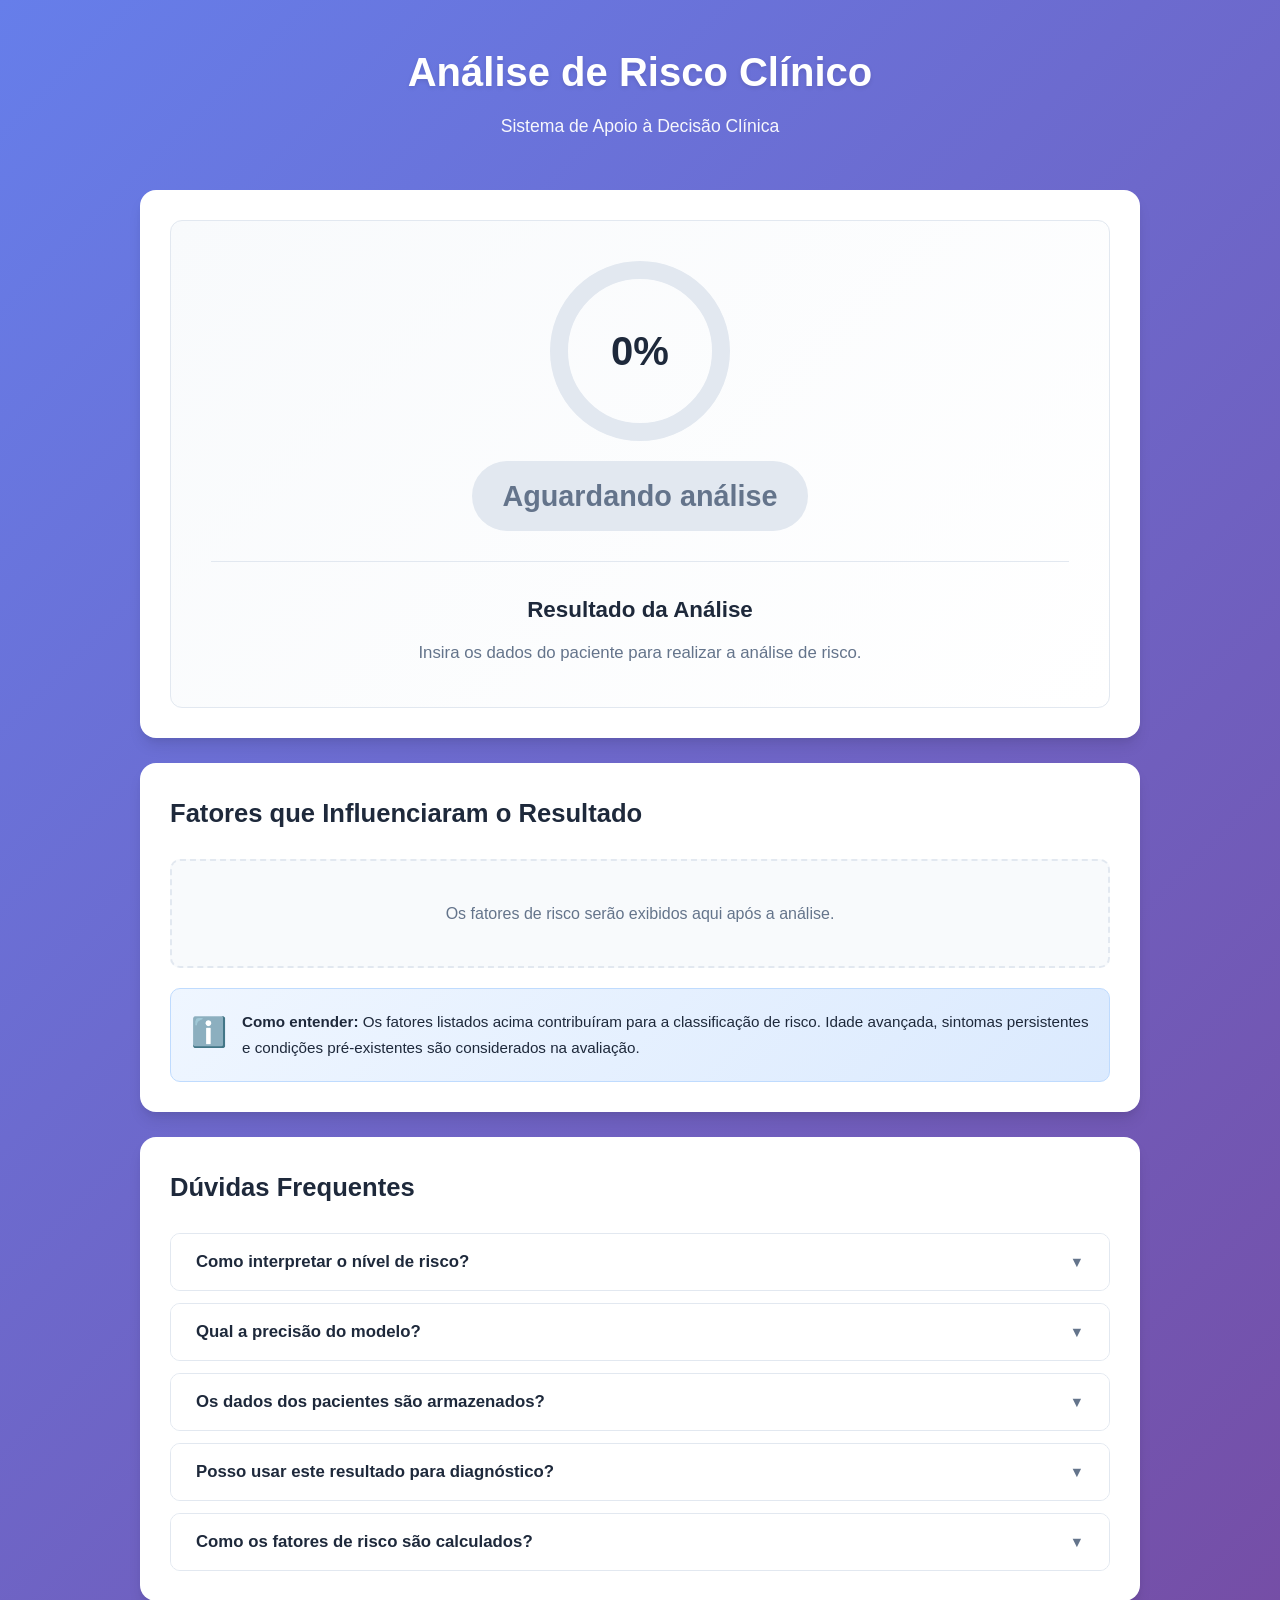
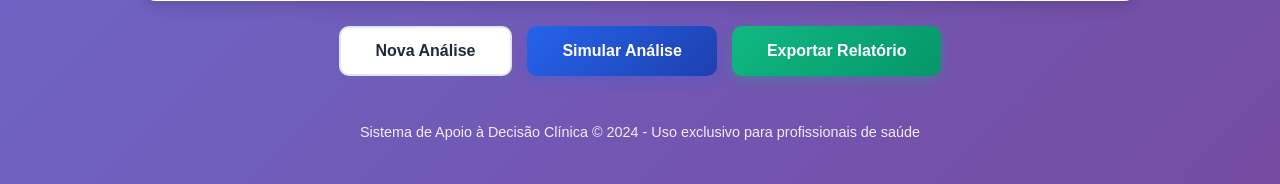
<file: index.html>
<!DOCTYPE html>
<html lang="pt-BR">
<head>
    <meta charset="UTF-8">
    <meta name="viewport" content="width=device-width, initial-scale=1.0">
    <title>Análise de Risco - Saúde</title>
    <link rel="stylesheet" href="styles.css">
</head>
<body>
    <div class="container">
        <header>
            <h1>Análise de Risco Clínico</h1>
            <p class="subtitle">Sistema de Apoio à Decisão Clínica</p>
        </header>

        <!-- Seção de Resultado Principal -->
        <section class="result-section">
            <div class="result-card" id="resultCard">
                <div class="probability-display">
                    <div class="circular-progress">
                        <svg viewBox="0 0 120 120">
                            <circle class="progress-bg" cx="60" cy="60" r="54"/>
                            <circle class="progress-bar" id="progressBar" cx="60" cy="60" r="54"/>
                        </svg>
                        <div class="probability-value">
                            <span id="probabilityValue">0</span>%
                        </div>
                    </div>
                    <div class="risk-level" id="riskLevel">Aguardando análise</div>
                </div>
                
                <div class="patient-info">
                    <h3>Resultado da Análise</h3>
                    <p id="resultDescription">Insira os dados do paciente para realizar a análise de risco.</p>
                </div>
            </div>
        </section>

        <!-- Seção de Explicação do Modelo -->
        <section class="explanation-section">
            <h2>Fatores que Influenciaram o Resultado</h2>
            <div class="explanation-cards" id="explanationCards">
                <div class="info-placeholder">
                    <p>Os fatores de risco serão exibidos aqui após a análise.</p>
                </div>
            </div>
            <div class="model-info">
                <div class="info-icon">ℹ️</div>
                <p><strong>Como entender:</strong> Os fatores listados acima contribuíram para a classificação de risco. Idade avançada, sintomas persistentes e condições pré-existentes são considerados na avaliação.</p>
            </div>
        </section>

        <!-- Seção de Dúvidas Frequentes -->
        <section class="faq-section">
            <h2>Dúvidas Frequentes</h2>
            <div class="faq-container">
                <div class="faq-item">
                    <button class="faq-question">
                        <span>Como interpretar o nível de risco?</span>
                        <span class="arrow">▼</span>
                    </button>
                    <div class="faq-answer">
                        <p>O sistema classifica o risco em três categorias: <strong>Seguro</strong> (menos de 50%), <strong>Moderado</strong> (entre 50% e 79%) e <strong>Alto Risco</strong> (80% ou mais). Esta classificação ajuda na tomada de decisão clínica.</p>
                    </div>
                </div>
                
                <div class="faq-item">
                    <button class="faq-question">
                        <span>Qual a precisão do modelo?</span>
                        <span class="arrow">▼</span>
                    </button>
                    <div class="faq-answer">
                        <p>O modelo foi treinado com dados clínicos validados e possui alta acurácia. No entanto, este sistema é uma ferramenta de apoio e não substitui o julgamento clínico do especialista.</p>
                    </div>
                </div>
                
                <div class="faq-item">
                    <button class="faq-question">
                        <span>Os dados dos pacientes são armazenados?</span>
                        <span class="arrow">▼</span>
                    </button>
                    <div class="faq-answer">
                        <p>Sim, todos os dados são armazenados de forma segura e criptografada, em conformidade com as regulamentações de proteção de dados de saúde (LGPD/HIPAA).</p>
                    </div>
                </div>
                
                <div class="faq-item">
                    <button class="faq-question">
                        <span>Posso usar este resultado para diagnóstico?</span>
                        <span class="arrow">▼</span>
                    </button>
                    <div class="faq-answer">
                        <p>Este sistema fornece uma avaliação de risco baseada em dados, mas deve ser utilizado como complemento ao seu conhecimento clínico e não como ferramenta única de diagnóstico.</p>
                    </div>
                </div>
                
                <div class="faq-item">
                    <button class="faq-question">
                        <span>Como os fatores de risco são calculados?</span>
                        <span class="arrow">▼</span>
                    </button>
                    <div class="faq-answer">
                        <p>O modelo considera múltiplas variáveis clínicas como idade, sintomas, histórico médico e exames laboratoriais. Cada fator tem um peso específico na determinação do risco final.</p>
                    </div>
                </div>
            </div>
        </section>

        <!-- Botões de Ação -->
        <section class="action-buttons">
            <button class="btn btn-secondary" onclick="resetAnalysis()">Nova Análise</button>
            <button class="btn btn-primary" onclick="simulateAnalysis()">Simular Análise</button>
            <button class="btn btn-export" onclick="exportResult()">Exportar Relatório</button>
        </section>

        <footer>
            <p>Sistema de Apoio à Decisão Clínica © 2024 - Uso exclusivo para profissionais de saúde</p>
        </footer>
    </div>

    <script src="script.js"></script>
</body>
</html>
</file>
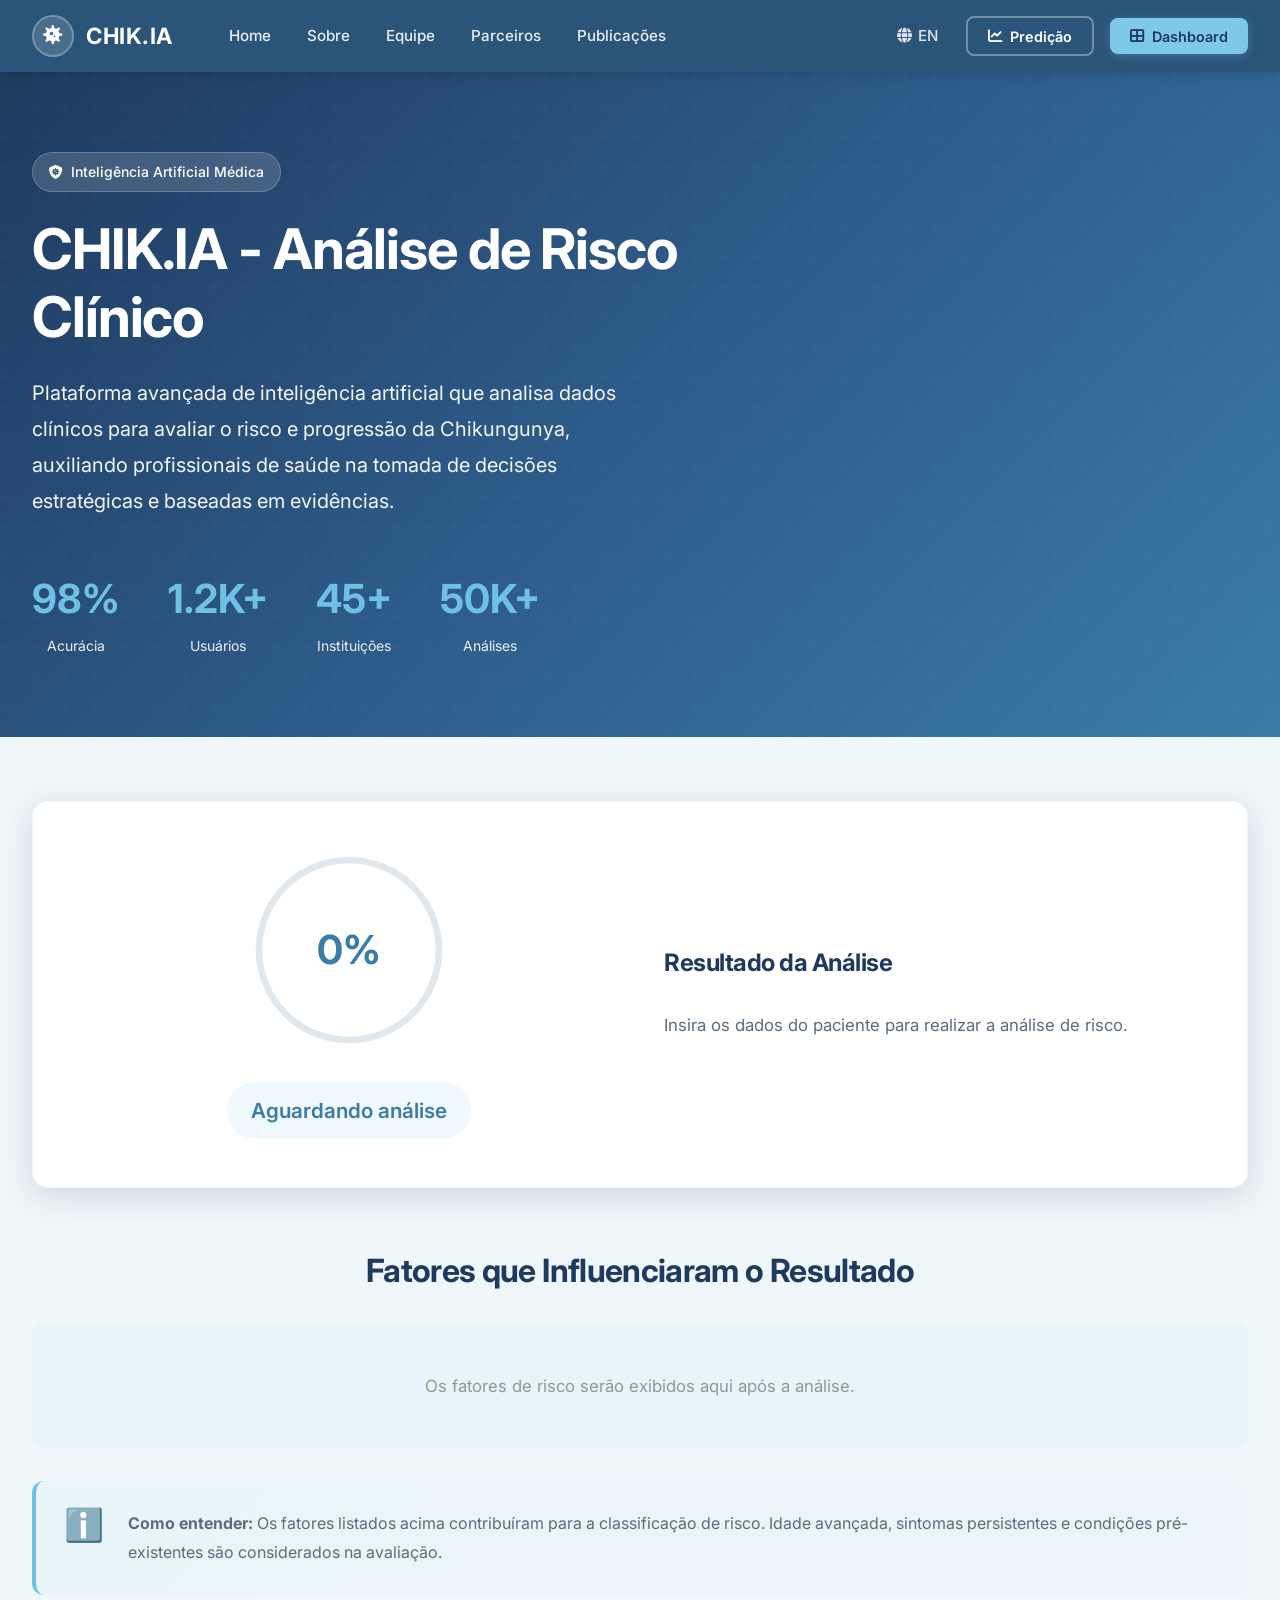
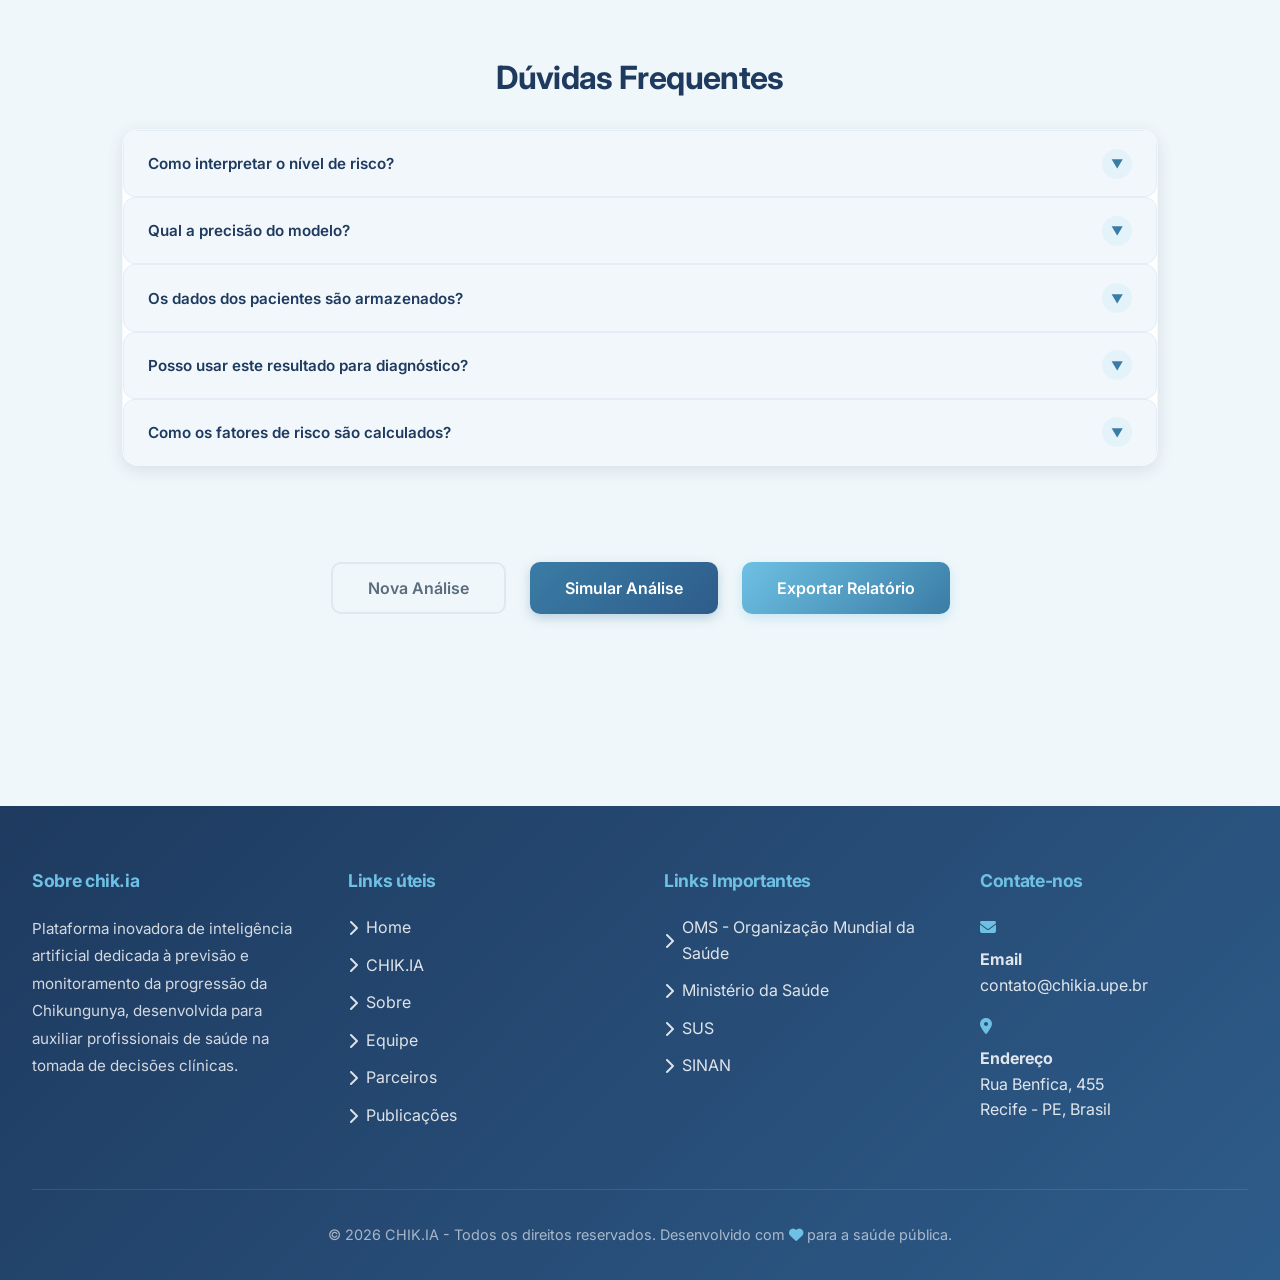
<file: HTML/index.html>
<!DOCTYPE html>
<html lang="pt-BR">
<head>
    <meta charset="UTF-8">
    <meta name="viewport" content="width=device-width, initial-scale=1.0">
    <title>Análise de Risco - Saúde</title>
    <link href="https://fonts.googleapis.com/css2?family=Inter:wght@300;400;500;600;700&display=swap" rel="stylesheet">
    <link rel="stylesheet" href="https://cdnjs.cloudflare.com/ajax/libs/font-awesome/6.4.0/css/all.min.css">
    <link rel="stylesheet" href="../CSS/styles.css">
    <link rel="stylesheet" href="../CSS/predict_pages.css">
</head>
<body>
    <!-- Navigation -->
    <nav class="navbar">
        <div class="nav-left">
            <a href="#" class="logo">
                <div class="logo-icon">
                    <i class="fas fa-virus"></i>
                </div>
                CHIK.IA
            </a>
            <ul class="nav-links">
                <li><a href="#">Home</a></li>
                <li><a href="#">Sobre</a></li>
                <li><a href="#">Equipe</a></li>
                <li><a href="#">Parceiros</a></li>
                <li><a href="#">Publicações</a></li>
            </ul>
        </div>
        <div class="nav-right">
            <a href="#" class="nav-lang">
                <i class="fas fa-globe"></i> EN
            </a>
            <button class="btn-nav btn-prediction">
                <i class="fas fa-chart-line"></i> Predição
            </button>
            <button class="btn-nav btn-dashboard">
                <i class="fas fa-th-large"></i> Dashboard
            </button>
        </div>
    </nav>

    <!-- Hero Section -->
    <section class="hero">
        <div class="hero-container">
            <div class="hero-content">
                <div class="hero-badge">
                    <i class="fas fa-shield-virus"></i>
                    Inteligência Artificial Médica
                </div>
                <h1>CHIK.IA - Análise de Risco Clínico</h1>
                <p class="hero-description">
                    Plataforma avançada de inteligência artificial que analisa dados clínicos para 
                    avaliar o risco e progressão da Chikungunya, auxiliando profissionais de saúde 
                    na tomada de decisões estratégicas e baseadas em evidências.
                </p>
                <div class="hero-stats">
                    <div class="stat-item">
                        <span class="stat-number">98%</span>
                        <div class="stat-label">Acurácia</div>
                    </div>
                    <div class="stat-item">
                        <span class="stat-number">1.2K+</span>
                        <div class="stat-label">Usuários</div>
                    </div>
                    <div class="stat-item">
                        <span class="stat-number">45+</span>
                        <div class="stat-label">Instituições</div>
                    </div>
                    <div class="stat-item">
                        <span class="stat-number">50K+</span>
                        <div class="stat-label">Análises</div>
                    </div>
                </div>
            </div>
        </div>
    </section>

    <div class="container">
        <!-- Removed: header section as it's now part of hero -->

        <!-- Seção de Resultado Principal -->
        <section class="result-section">
            <div class="result-card" id="resultCard">
                <div class="probability-display">
                    <div class="circular-progress">
                        <svg viewBox="0 0 120 120">
                            <defs>
                                <linearGradient id="gradient" x1="0%" y1="0%" x2="100%" y2="100%">
                                    <stop offset="0%" style="stop-color:#2e5c8a;stop-opacity:1" />
                                    <stop offset="100%" style="stop-color:#6ec1e4;stop-opacity:1" />
                                </linearGradient>
                            </defs>
                            <circle class="progress-bg" cx="60" cy="60" r="54"/>
                            <circle class="progress-bar" id="progressBar" cx="60" cy="60" r="54"/>
                        </svg>
                        <div class="probability-value">
                            <span id="probabilityValue">0</span>%
                        </div>
                    </div>
                    <div class="risk-level" id="riskLevel">Aguardando análise</div>
                </div>
                
                <div class="patient-info">
                    <h3>Resultado da Análise</h3>
                    <p id="resultDescription">Insira os dados do paciente para realizar a análise de risco.</p>
                </div>
            </div>
        </section>

        <!-- Seção de Explicação do Modelo -->
        <section class="explanation-section">
            <h2>Fatores que Influenciaram o Resultado</h2>
            <div class="explanation-cards" id="explanationCards">
                <div class="info-placeholder">
                    <p>Os fatores de risco serão exibidos aqui após a análise.</p>
                </div>
            </div>
            <div class="model-info">
                <div class="info-icon">ℹ️</div>
                <p><strong>Como entender:</strong> Os fatores listados acima contribuíram para a classificação de risco. Idade avançada, sintomas persistentes e condições pré-existentes são considerados na avaliação.</p>
            </div>
        </section>

        <!-- Seção de Dúvidas Frequentes -->
        <section class="faq-section">
            <h2>Dúvidas Frequentes</h2>
            <div class="faq-container">
                <div class="faq-item">
                    <button class="faq-question">
                        <span>Como interpretar o nível de risco?</span>
                        <span class="arrow">▼</span>
                    </button>
                    <div class="faq-answer">
                        <p>O sistema classifica o risco em três categorias: <strong>Seguro</strong> (menos de 50%), <strong>Moderado</strong> (entre 50% e 79%) e <strong>Alto Risco</strong> (80% ou mais). Esta classificação ajuda na tomada de decisão clínica.</p>
                    </div>
                </div>
                
                <div class="faq-item">
                    <button class="faq-question">
                        <span>Qual a precisão do modelo?</span>
                        <span class="arrow">▼</span>
                    </button>
                    <div class="faq-answer">
                        <p>O modelo foi treinado com dados clínicos validados e possui alta acurácia. No entanto, este sistema é uma ferramenta de apoio e não substitui o julgamento clínico do especialista.</p>
                    </div>
                </div>
                
                <div class="faq-item">
                    <button class="faq-question">
                        <span>Os dados dos pacientes são armazenados?</span>
                        <span class="arrow">▼</span>
                    </button>
                    <div class="faq-answer">
                        <p>Sim, todos os dados são armazenados de forma segura e criptografada, em conformidade com as regulamentações de proteção de dados de saúde (LGPD/HIPAA).</p>
                    </div>
                </div>
                
                <div class="faq-item">
                    <button class="faq-question">
                        <span>Posso usar este resultado para diagnóstico?</span>
                        <span class="arrow">▼</span>
                    </button>
                    <div class="faq-answer">
                        <p>Este sistema fornece uma avaliação de risco baseada em dados, mas deve ser utilizado como complemento ao seu conhecimento clínico e não como ferramenta única de diagnóstico.</p>
                    </div>
                </div>
                
                <div class="faq-item">
                    <button class="faq-question">
                        <span>Como os fatores de risco são calculados?</span>
                        <span class="arrow">▼</span>
                    </button>
                    <div class="faq-answer">
                        <p>O modelo considera múltiplas variáveis clínicas como idade, sintomas, histórico médico e exames laboratoriais. Cada fator tem um peso específico na determinação do risco final.</p>
                    </div>
                </div>
            </div>
        </section>

        <!-- Botões de Ação -->
        <section class="action-buttons">
            <button class="btn btn-secondary" onclick="resetAnalysis()">Nova Análise</button>
            <button class="btn btn-primary" onclick="simulateAnalysis()">Simular Análise</button>
            <button class="btn btn-export" onclick="exportResult()">Exportar Relatório</button>
        </section>
        </div>
        <footer class="footer">
            <div class="footer-container">
                <div class="footer-section">
                    <h3>Sobre chik.ia</h3>
                    <p>
                        Plataforma inovadora de inteligência artificial dedicada à previsão e 
                        monitoramento da progressão da Chikungunya, desenvolvida para auxiliar 
                        profissionais de saúde na tomada de decisões clínicas.
                    </p>
                </div>

                <div class="footer-section">
                    <h3>Links úteis</h3>
                    <ul class="footer-links">
                        <li><a href="#"><i class="fas fa-chevron-right"></i> Home</a></li>
                        <li><a href="#"><i class="fas fa-chevron-right"></i> CHIK.IA</a></li>
                        <li><a href="#"><i class="fas fa-chevron-right"></i> Sobre</a></li>
                        <li><a href="#"><i class="fas fa-chevron-right"></i> Equipe</a></li>
                        <li><a href="#"><i class="fas fa-chevron-right"></i> Parceiros</a></li>
                        <li><a href="#"><i class="fas fa-chevron-right"></i> Publicações</a></li>
                    </ul>
                </div>

                <div class="footer-section">
                    <h3>Links Importantes</h3>
                    <ul class="footer-links">
                        <li><a href="#"><i class="fas fa-chevron-right"></i> OMS - Organização Mundial da Saúde</a></li>
                        <li><a href="#"><i class="fas fa-chevron-right"></i> Ministério da Saúde</a></li>
                        <li><a href="#"><i class="fas fa-chevron-right"></i> SUS</a></li>
                        <li><a href="#"><i class="fas fa-chevron-right"></i> SINAN</a></li>
                    </ul>
                </div>

                <div class="footer-section">
                    <h3>Contate-nos</h3>
                    <div class="contact-info">
                        <div class="contact-item">
                            <i class="fas fa-envelope"></i>
                            <div>
                                <strong>Email</strong><br>
                                contato@chikia.upe.br
                            </div>
                        </div>
                        <div class="contact-item">
                            <i class="fas fa-map-marker-alt"></i>
                            <div>
                                <strong>Endereço</strong><br>
                                Rua Benfica, 455<br>
                                Recife - PE, Brasil
                            </div>
                        </div>
                    </div>
                </div>
            </div>

            <div class="footer-bottom">
                <p>&copy; 2026 CHIK.IA - Todos os direitos reservados. Desenvolvido com <i class="fas fa-heart" style="color: var(--accent-cyan);"></i> para a saúde pública.</p>
            </div>
        </footer>
    

    <script src="../JS/script.js"></script>
</body>
</html>
</file>
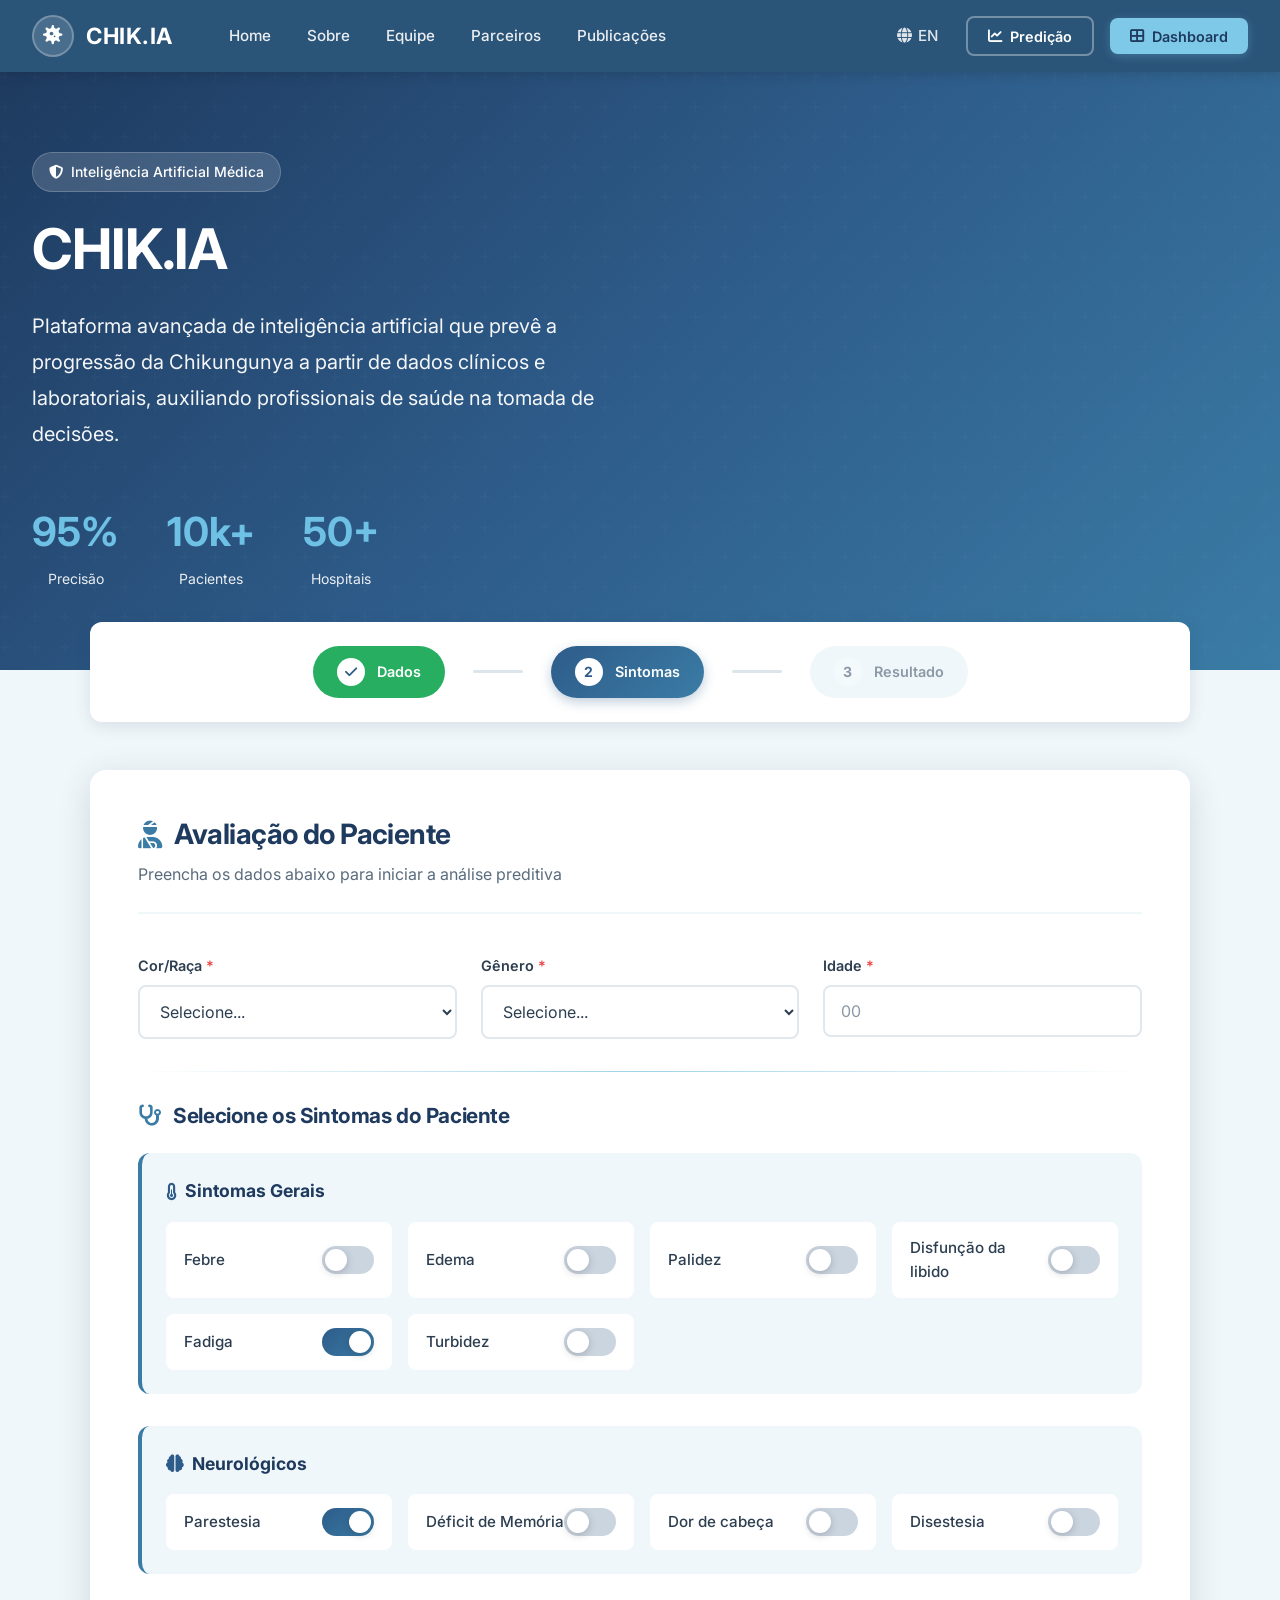
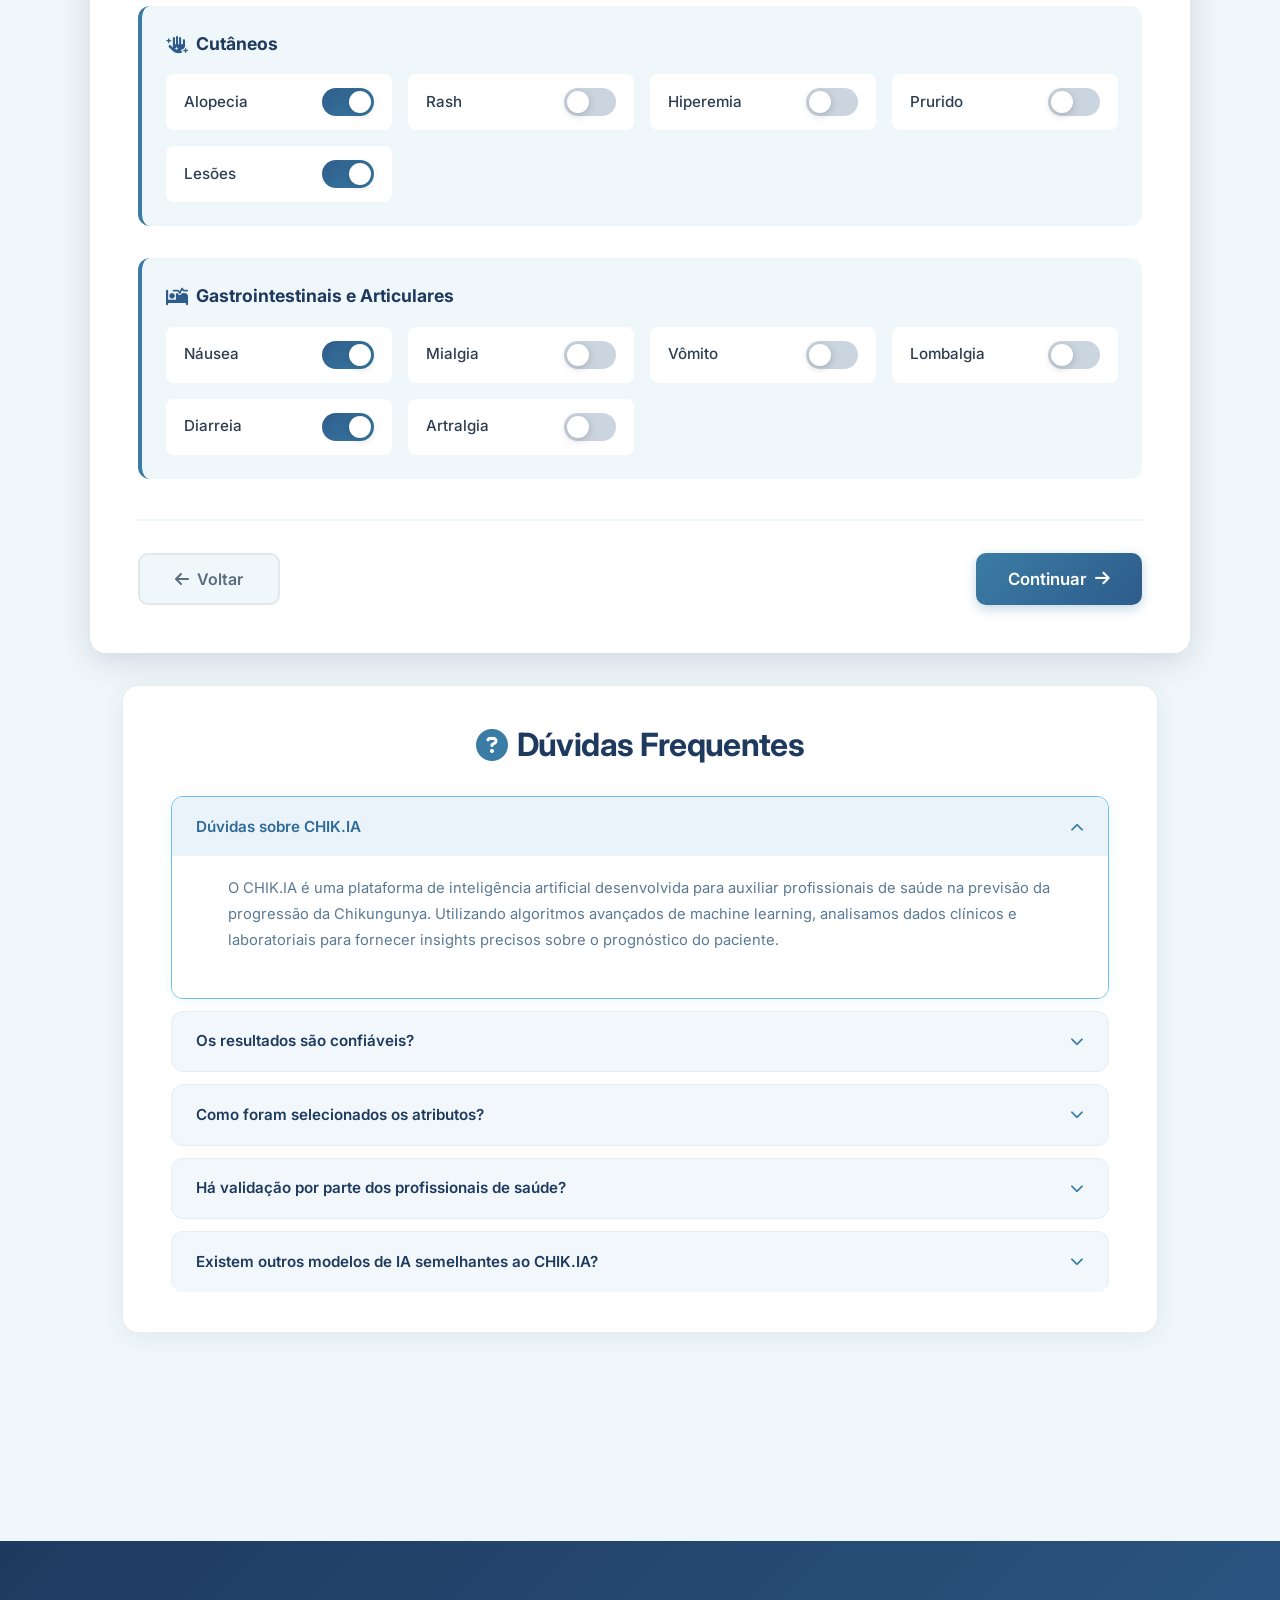
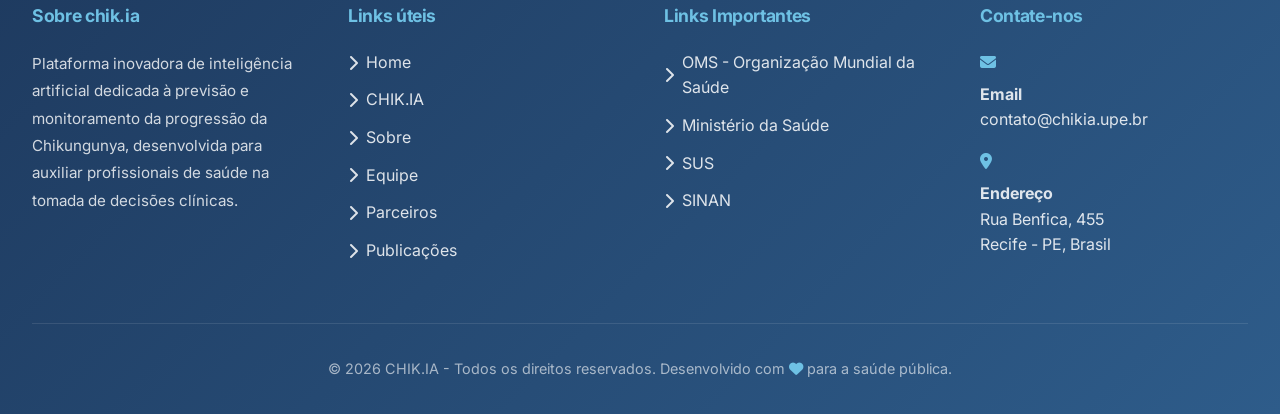
<file: HTML/predict_data_1.html>
<!DOCTYPE html>
<html lang="pt-BR">
<head>
    <meta charset="UTF-8">
    <meta name="viewport" content="width=device-width, initial-scale=1.0">
    <title>CHIK.IA - Inteligência Artificial para Chikungunya</title>
    <link href="https://fonts.googleapis.com/css2?family=Inter:wght@300;400;500;600;700&display=swap" rel="stylesheet">
    <link rel="stylesheet" href="https://cdnjs.cloudflare.com/ajax/libs/font-awesome/6.4.0/css/all.min.css">
    <link rel="stylesheet" href="../CSS/styles.css">
    <link rel="stylesheet" href="../CSS/predict_pages.css">
</head>
<body>
    <!-- Navigation -->
    <nav class="navbar">
        <div class="nav-left">
            <a href="#" class="logo">
                <div class="logo-icon">
                    <i class="fas fa-virus"></i>
                </div>
                CHIK.IA
            </a>
            <ul class="nav-links">
                <li><a href="#">Home</a></li>
                <li><a href="#">Sobre</a></li>
                <li><a href="#">Equipe</a></li>
                <li><a href="#">Parceiros</a></li>
                <li><a href="#">Publicações</a></li>
            </ul>
        </div>
        <div class="nav-right">
            <a href="#" class="nav-lang">
                <i class="fas fa-globe"></i> EN
            </a>
            <button class="btn-nav btn-prediction">
                <i class="fas fa-chart-line"></i> Predição
            </button>
            <button class="btn-nav btn-dashboard">
                <i class="fas fa-th-large"></i> Dashboard
            </button>
        </div>
    </nav>
    <!-- Hero Section -->
    <section class="hero">
        <div class="hero-container">
            <div class="hero-content">
                <div class="hero-badge">
                    <i class="fas fa-shield-alt"></i>
                    Inteligência Artificial Médica
                </div>
                <h1>CHIK.IA</h1>
                <p class="hero-description">
                    Plataforma avançada de inteligência artificial que prevê a progressão da Chikungunya 
                    a partir de dados clínicos e laboratoriais, auxiliando profissionais de saúde na 
                    tomada de decisões.
                </p>
                <div class="hero-stats">
                    <div class="stat-item">
                        <span class="stat-number">95%</span>
                        <div class="stat-label">Precisão</div>
                    </div>
                    <div class="stat-item">
                        <span class="stat-number">10k+</span>
                        <div class="stat-label">Pacientes</div>
                    </div>
                    <div class="stat-item">
                        <span class="stat-number">50+</span>
                        <div class="stat-label">Hospitais</div>
                    </div>
                </div>
            </div>
        </div>
    </section>

    <!-- Main Content -->
    <div class="main-container">
        <!-- Progress Steps -->
        <div class="progress-steps">
            <div class="step completed">
                <span class="step-number"><i class="fas fa-check"></i></span>
                <span>Dados</span>
            </div>
            <div class="step-connector"></div>
            <div class="step active">
                <span class="step-number">2</span>
                <span>Sintomas</span>
            </div>
            <div class="step-connector"></div>
            <div class="step">
                <span class="step-number">3</span>
                <span>Resultado</span>
            </div>
        </div>

        <!-- Form Card -->
        <div class="form-card">
            <div class="card-header">
                <h2 class="card-title">
                    <i class="fas fa-user-injured" style="color: var(--primary-light);"></i>
                    Avaliação do Paciente
                </h2>
                <p class="card-subtitle">Preencha os dados abaixo para iniciar a análise preditiva</p>
            </div>

            <form>
                <!-- Demographic Data -->
                <div class="form-grid">
                    <div class="form-group">
                        <label class="form-label">
                            Cor/Raça
                            <span class="required">*</span>
                        </label>
                        <select class="form-select" required>
                            <option value="">Selecione...</option>
                            <option value="branca">Branca</option>
                            <option value="parda">Parda</option>
                            <option value="preta">Preta</option>
                            <option value="amarela">Amarela</option>
                            <option value="indigena">Indígena</option>
                        </select>
                    </div>

                    <div class="form-group">
                        <label class="form-label">
                            Gênero
                            <span class="required">*</span>
                        </label>
                        <select class="form-select" required>
                            <option value="">Selecione...</option>
                            <option value="feminino">Feminino</option>
                            <option value="masculino">Masculino</option>
                            <option value="outro">Outro</option>
                        </select>
                    </div>

                    <div class="form-group">
                        <label class="form-label">
                            Idade
                            <span class="required">*</span>
                        </label>
                        <input type="number" class="form-input" placeholder="00" min="0" max="120" required>
                    </div>
                </div>

                <div class="section-divider"></div>

                <!-- Symptoms Section -->
                <div class="symptoms-section">
                    <h3 style="font-size: 1.3rem; color: var(--primary-dark); margin-bottom: 1.5rem; font-weight: 700;">
                        <i class="fas fa-stethoscope" style="color: var(--primary-light); margin-right: 0.5rem;"></i>
                        Selecione os Sintomas do Paciente
                    </h3>

                    <!-- General Symptoms -->
                    <div class="symptoms-category">
                        <div class="category-title">
                            <i class="fas fa-thermometer-half" style="color: var(--primary-medium);"></i>
                            Sintomas Gerais
                        </div>
                        <div class="symptoms-grid">
                            <div class="toggle-switch" onclick="toggleSwitch(this)">
                                <span class="toggle-label">Febre</span>
                                <div class="toggle">
                                    <div class="toggle-slider"></div>
                                </div>
                            </div>
                            <div class="toggle-switch" onclick="toggleSwitch(this)">
                                <span class="toggle-label">Edema</span>
                                <div class="toggle">
                                    <div class="toggle-slider"></div>
                                </div>
                            </div>
                            <div class="toggle-switch" onclick="toggleSwitch(this)">
                                <span class="toggle-label">Palidez</span>
                                <div class="toggle">
                                    <div class="toggle-slider"></div>
                                </div>
                            </div>
                            <div class="toggle-switch" onclick="toggleSwitch(this)">
                                <span class="toggle-label">Disfunção da libido</span>
                                <div class="toggle">
                                    <div class="toggle-slider"></div>
                                </div>
                            </div>
                            <div class="toggle-switch" onclick="toggleSwitch(this)">
                                <span class="toggle-label">Fadiga</span>
                                <div class="toggle active">
                                    <div class="toggle-slider"></div>
                                </div>
                            </div>
                            <div class="toggle-switch" onclick="toggleSwitch(this)">
                                <span class="toggle-label">Turbidez</span>
                                <div class="toggle">
                                    <div class="toggle-slider"></div>
                                </div>
                            </div>
                        </div>
                    </div>

                    <!-- Neurological Symptoms -->
                    <div class="symptoms-category">
                        <div class="category-title">
                            <i class="fas fa-brain" style="color: var(--primary-medium);"></i>
                            Neurológicos
                        </div>
                        <div class="symptoms-grid">
                            <div class="toggle-switch" onclick="toggleSwitch(this)">
                                <span class="toggle-label">Parestesia</span>
                                <div class="toggle active">
                                    <div class="toggle-slider"></div>
                                </div>
                            </div>
                            <div class="toggle-switch" onclick="toggleSwitch(this)">
                                <span class="toggle-label">Déficit de Memória</span>
                                <div class="toggle">
                                    <div class="toggle-slider"></div>
                                </div>
                            </div>
                            <div class="toggle-switch" onclick="toggleSwitch(this)">
                                <span class="toggle-label">Dor de cabeça</span>
                                <div class="toggle">
                                    <div class="toggle-slider"></div>
                                </div>
                            </div>
                            <div class="toggle-switch" onclick="toggleSwitch(this)">
                                <span class="toggle-label">Disestesia</span>
                                <div class="toggle">
                                    <div class="toggle-slider"></div>
                                </div>
                            </div>
                        </div>
                    </div>

                    <!-- Skin Symptoms -->
                    <div class="symptoms-category">
                        <div class="category-title">
                            <i class="fas fa-hand-sparkles" style="color: var(--primary-medium);"></i>
                            Cutâneos
                        </div>
                        <div class="symptoms-grid">
                            <div class="toggle-switch" onclick="toggleSwitch(this)">
                                <span class="toggle-label">Alopecia</span>
                                <div class="toggle active">
                                    <div class="toggle-slider"></div>
                                </div>
                            </div>
                            <div class="toggle-switch" onclick="toggleSwitch(this)">
                                <span class="toggle-label">Rash</span>
                                <div class="toggle">
                                    <div class="toggle-slider"></div>
                                </div>
                            </div>
                            <div class="toggle-switch" onclick="toggleSwitch(this)">
                                <span class="toggle-label">Hiperemia</span>
                                <div class="toggle">
                                    <div class="toggle-slider"></div>
                                </div>
                            </div>
                            <div class="toggle-switch" onclick="toggleSwitch(this)">
                                <span class="toggle-label">Prurido</span>
                                <div class="toggle">
                                    <div class="toggle-slider"></div>
                                </div>
                            </div>
                            <div class="toggle-switch" onclick="toggleSwitch(this)">
                                <span class="toggle-label">Lesões</span>
                                <div class="toggle active">
                                    <div class="toggle-slider"></div>
                                </div>
                            </div>
                        </div>
                    </div>

                    <!-- Gastrointestinal and Muscular -->
                    <div class="symptoms-category">
                        <div class="category-title">
                            <i class="fas fa-procedures" style="color: var(--primary-medium);"></i>
                            Gastrointestinais e Articulares
                        </div>
                        <div class="symptoms-grid">
                            <div class="toggle-switch" onclick="toggleSwitch(this)">
                                <span class="toggle-label">Náusea</span>
                                <div class="toggle active">
                                    <div class="toggle-slider"></div>
                                </div>
                            </div>
                            <div class="toggle-switch" onclick="toggleSwitch(this)">
                                <span class="toggle-label">Mialgia</span>
                                <div class="toggle">
                                    <div class="toggle-slider"></div>
                                </div>
                            </div>
                            <div class="toggle-switch" onclick="toggleSwitch(this)">
                                <span class="toggle-label">Vômito</span>
                                <div class="toggle">
                                    <div class="toggle-slider"></div>
                                </div>
                            </div>
                            <div class="toggle-switch" onclick="toggleSwitch(this)">
                                <span class="toggle-label">Lombalgia</span>
                                <div class="toggle">
                                    <div class="toggle-slider"></div>
                                </div>
                            </div>
                            <div class="toggle-switch" onclick="toggleSwitch(this)">
                                <span class="toggle-label">Diarreia</span>
                                <div class="toggle active">
                                    <div class="toggle-slider"></div>
                                </div>
                            </div>
                            <div class="toggle-switch" onclick="toggleSwitch(this)">
                                <span class="toggle-label">Artralgia</span>
                                <div class="toggle">
                                    <div class="toggle-slider"></div>
                                </div>
                            </div>
                        </div>
                    </div>
                </div>

                <!-- Form Actions -->
                <div class="form-actions">
                    <button type="button" class="btn btn-secondary">
                        <i class="fas fa-arrow-left"></i>
                        Voltar
                    </button>
                    <button type="submit" class="btn btn-primary btn-large">
                        Continuar
                        <i class="fas fa-arrow-right"></i>
                    </button>
                </div>
            </form>
        </div>

        <!-- FAQ Section -->
        <div class="faq-section">
            <div class="faq-card">
                <h2 class="faq-title">
                    <i class="fas fa-question-circle"></i>
                    Dúvidas Frequentes
                </h2>
                
                <div class="faq-list">
                    <div class="faq-item active">
                        <div class="faq-question" onclick="toggleFaq(this)">
                            <span>Dúvidas sobre CHIK.IA</span>
                            <i class="fas fa-chevron-down faq-chevron"></i>
                        </div>
                        <div class="faq-answer">
                            <div class="faq-answer-inner">
                                O CHIK.IA é uma plataforma de inteligência artificial desenvolvida para auxiliar profissionais 
                                de saúde na previsão da progressão da Chikungunya. Utilizando algoritmos avançados de machine 
                                learning, analisamos dados clínicos e laboratoriais para fornecer insights precisos sobre o 
                                prognóstico do paciente.
                            </div>
                        </div>
                    </div>

                    <div class="faq-item">
                        <div class="faq-question" onclick="toggleFaq(this)">
                            <span>Os resultados são confiáveis?</span>
                            <i class="fas fa-chevron-down faq-chevron"></i>
                        </div>
                        <div class="faq-answer">
                            <div class="faq-answer-inner">
                                Sim! Nosso modelo foi validado com mais de 10.000 casos clínicos e apresenta uma taxa de 
                                precisão de 95%. Todos os algoritmos foram desenvolvidos e revisados por especialistas em 
                                doenças infecciosas e ciência de dados.
                            </div>
                        </div>
                    </div>

                    <div class="faq-item">
                        <div class="faq-question" onclick="toggleFaq(this)">
                            <span>Como foram selecionados os atributos?</span>
                            <i class="fas fa-chevron-down faq-chevron"></i>
                        </div>
                        <div class="faq-answer">
                            <div class="faq-answer-inner">
                                Os atributos foram selecionados através de revisão sistemática da literatura científica e 
                                validação com especialistas clínicos. Utilizamos técnicas de feature selection baseadas em 
                                importância estatística e relevância clínica.
                            </div>
                        </div>
                    </div>

                    <div class="faq-item">
                        <div class="faq-question" onclick="toggleFaq(this)">
                            <span>Há validação por parte dos profissionais de saúde?</span>
                            <i class="fas fa-chevron-down faq-chevron"></i>
                        </div>
                        <div class="faq-answer">
                            <div class="faq-answer-inner">
                                Absolutamente. Nosso sistema foi desenvolvido em parceria com médicos infectologistas, 
                                reumatologistas e clínicos gerais de referência nacional. Cada etapa do desenvolvimento 
                                passou por rigorosa validação clínica.
                            </div>
                        </div>
                    </div>

                    <div class="faq-item">
                        <div class="faq-question" onclick="toggleFaq(this)">
                            <span>Existem outros modelos de IA semelhantes ao CHIK.IA?</span>
                            <i class="fas fa-chevron-down faq-chevron"></i>
                        </div>
                        <div class="faq-answer">
                            <div class="faq-answer-inner">
                                Embora existam sistemas de IA para doenças tropicais, o CHIK.IA é pioneiro na previsão 
                                específica da progressão da Chikungunya com foco em dados clínicos brasileiros, considerando 
                                as particularidades epidemiológicas do nosso país.
                            </div>
                        </div>
                    </div>
                </div>
            </div>
        </div>
    </div>

    <!-- Footer -->
    <footer class="footer">
        <div class="footer-container">
            <div class="footer-section">
                <h3>Sobre chik.ia</h3>
                <p>
                    Plataforma inovadora de inteligência artificial dedicada à previsão e 
                    monitoramento da progressão da Chikungunya, desenvolvida para auxiliar 
                    profissionais de saúde na tomada de decisões clínicas.
                </p>
            </div>

            <div class="footer-section">
                <h3>Links úteis</h3>
                <ul class="footer-links">
                    <li><a href="#"><i class="fas fa-chevron-right"></i> Home</a></li>
                    <li><a href="#"><i class="fas fa-chevron-right"></i> CHIK.IA</a></li>
                    <li><a href="#"><i class="fas fa-chevron-right"></i> Sobre</a></li>
                    <li><a href="#"><i class="fas fa-chevron-right"></i> Equipe</a></li>
                    <li><a href="#"><i class="fas fa-chevron-right"></i> Parceiros</a></li>
                    <li><a href="#"><i class="fas fa-chevron-right"></i> Publicações</a></li>
                </ul>
            </div>

            <div class="footer-section">
                <h3>Links Importantes</h3>
                <ul class="footer-links">
                    <li><a href="#"><i class="fas fa-chevron-right"></i> OMS - Organização Mundial da Saúde</a></li>
                    <li><a href="#"><i class="fas fa-chevron-right"></i> Ministério da Saúde</a></li>
                    <li><a href="#"><i class="fas fa-chevron-right"></i> SUS</a></li>
                    <li><a href="#"><i class="fas fa-chevron-right"></i> SINAN</a></li>
                </ul>
            </div>

            <div class="footer-section">
                <h3>Contate-nos</h3>
                <div class="contact-info">
                    <div class="contact-item">
                        <i class="fas fa-envelope"></i>
                        <div>
                            <strong>Email</strong><br>
                            contato@chikia.upe.br
                        </div>
                    </div>
                    <div class="contact-item">
                        <i class="fas fa-map-marker-alt"></i>
                        <div>
                            <strong>Endereço</strong><br>
                            Rua Benfica, 455<br>
                            Recife - PE, Brasil
                        </div>
                    </div>
                </div>
            </div>
        </div>

        <div class="footer-bottom">
            <p>&copy; 2026 CHIK.IA - Todos os direitos reservados. Desenvolvido com <i class="fas fa-heart" style="color: var(--accent-cyan);"></i> para a saúde pública.</p>
        </div>
    </footer>

    <script src="../JS/predict_data_1.js"></script>
</body>
</html>
</file>
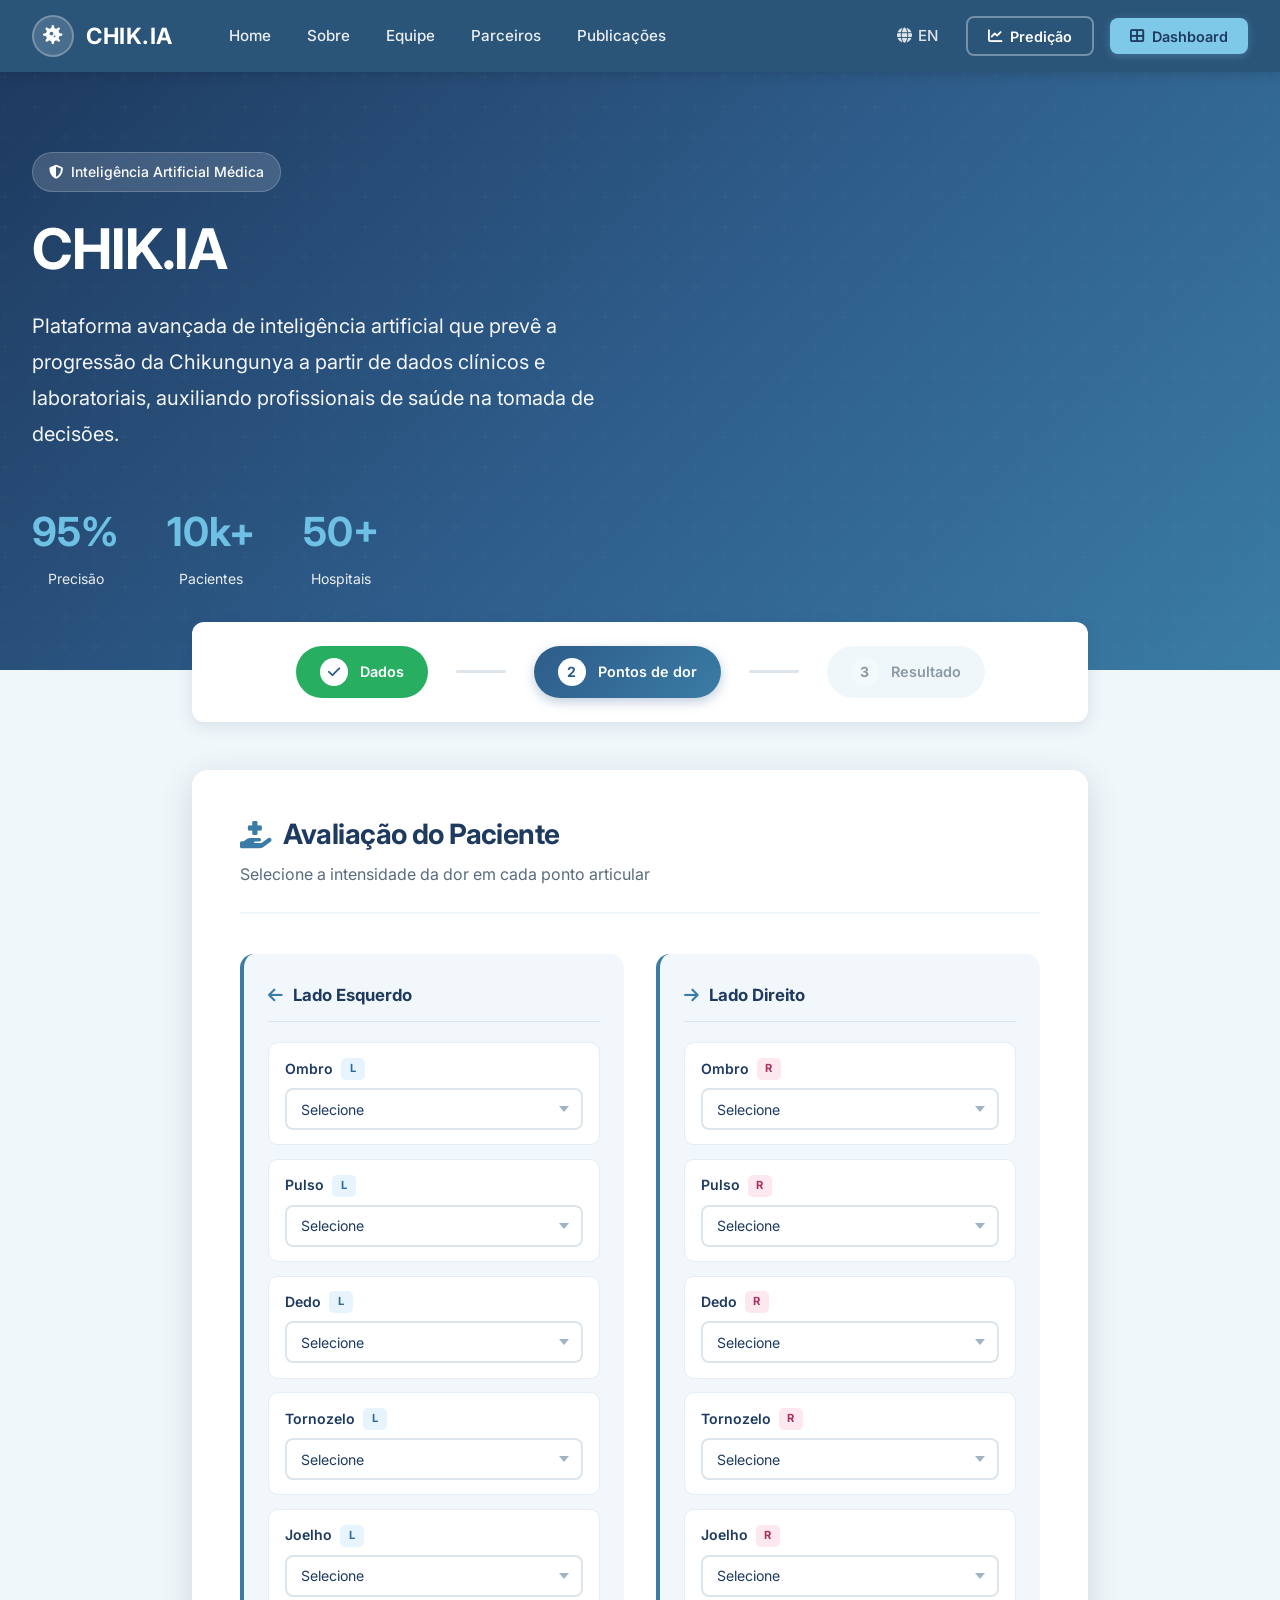
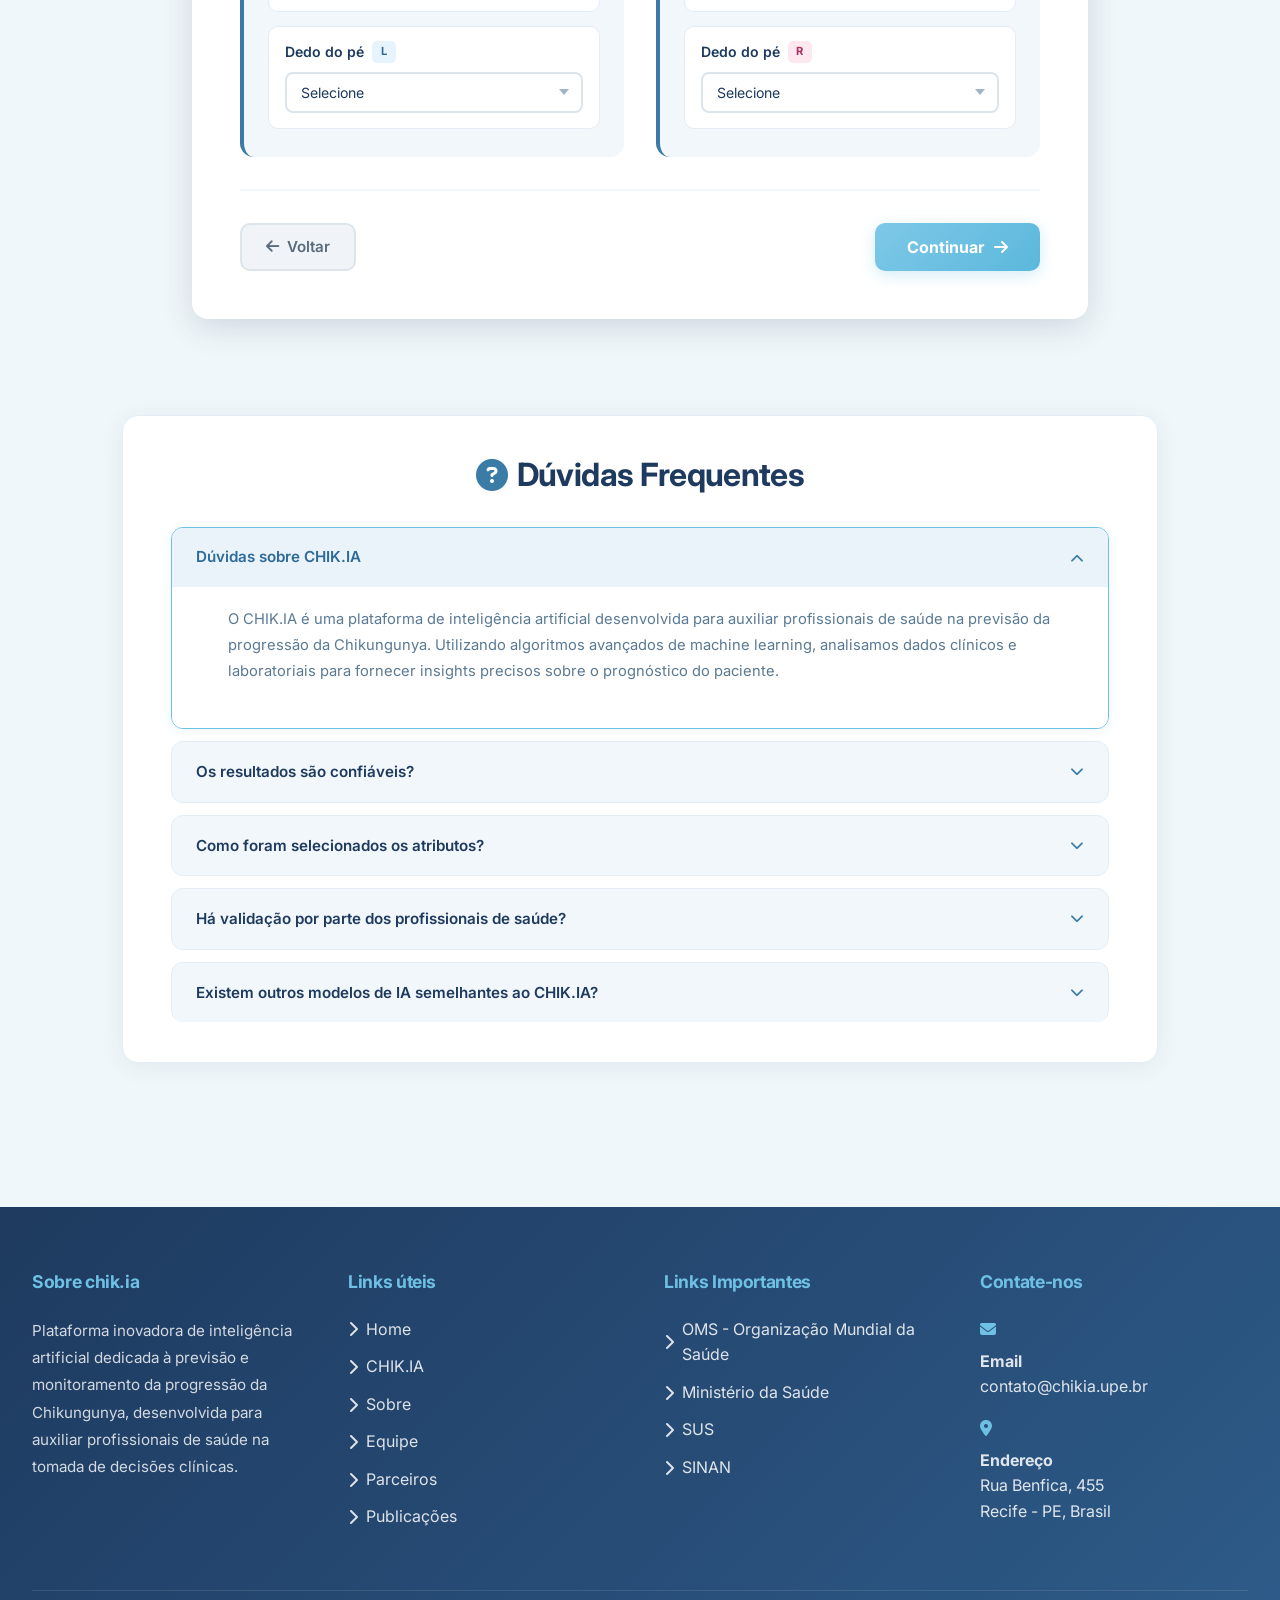
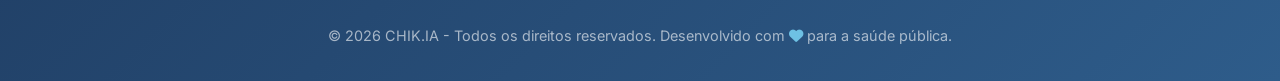
<file: HTML/predict_data_2.html>
<!DOCTYPE html>
<html lang="pt-BR">
<head>
    <meta charset="UTF-8">
    <meta name="viewport" content="width=device-width, initial-scale=1.0">
    <title>CHIK.IA - Pontos de Dor</title>
    <link href="https://fonts.googleapis.com/css2?family=Inter:wght@300;400;500;600;700&display=swap" rel="stylesheet">
    <link rel="stylesheet" href="https://cdnjs.cloudflare.com/ajax/libs/font-awesome/6.4.0/css/all.min.css">
    <link rel="stylesheet" href="../CSS/styles.css">
    <link rel="stylesheet" href="../CSS/predict_pages.css">
</head>
<body>

    <!-- ===================== NAVBAR ===================== -->
    <nav class="navbar">
        <div class="nav-left">
            <a href="#" class="logo">
                <div class="logo-icon">
                    <i class="fas fa-virus"></i>
                </div>
                CHIK.IA
            </a>
            <ul class="nav-links">
                <li><a href="#">Home</a></li>
                <li><a href="#">Sobre</a></li>
                <li><a href="#">Equipe</a></li>
                <li><a href="#">Parceiros</a></li>
                <li><a href="#">Publicações</a></li>
            </ul>
        </div>
        <div class="nav-right">
            <a href="#" class="nav-lang">
                <i class="fas fa-globe"></i> EN
            </a>
            <button class="btn-nav btn-prediction">
                <i class="fas fa-chart-line"></i> Predição
            </button>
            <button class="btn-nav btn-dashboard">
                <i class="fas fa-th-large"></i> Dashboard
            </button>
        </div>
    </nav>

    <!-- Hero Section -->
    <section class="hero">
        <div class="hero-container">
            <div class="hero-content">
                <div class="hero-badge">
                    <i class="fas fa-shield-alt"></i>
                    Inteligência Artificial Médica
                </div>
                <h1>CHIK.IA</h1>
                <p class="hero-description">
                    Plataforma avançada de inteligência artificial que prevê a progressão da Chikungunya 
                    a partir de dados clínicos e laboratoriais, auxiliando profissionais de saúde na 
                    tomada de decisões.
                </p>
                <div class="hero-stats">
                    <div class="stat-item">
                        <span class="stat-number">95%</span>
                        <div class="stat-label">Precisão</div>
                    </div>
                    <div class="stat-item">
                        <span class="stat-number">10k+</span>
                        <div class="stat-label">Pacientes</div>
                    </div>
                    <div class="stat-item">
                        <span class="stat-number">50+</span>
                        <div class="stat-label">Hospitais</div>
                    </div>
                </div>
            </div>
        </div>
    </section>

    <!-- ===================== MAIN FORM CARD ===================== -->
    <div class="main-container" id="main-container">
        <!-- Progress Steps -->
        <div class="progress-steps">
            <div class="step completed">
                <span class="step-number"><i class="fas fa-check"></i></span>
                <span>Dados</span>
            </div>
            <div class="step-connector"></div>
            <div class="step active">
                <span class="step-number">2</span>
                <span>Pontos de dor</span>
            </div>
            <div class="step-connector"></div>
            <div class="step">
                <span class="step-number">3</span>
                <span>Resultado</span>
            </div>
        </div>
        <div class="form-card">
            <div class="card-header-section">
                <h2 class="card-title">
                    <i class="fas fa-hand-holding-medical"></i>
                    Avaliação do Paciente
                </h2>
                <p class="card-subtitle">Selecione a intensidade da dor em cada ponto articular</p>
            </div>

            <form id="painForm">
                <!-- Container com os dois lados LADO A LADO -->
                <div class="pain-sides-container">
                    
                    <!-- Lado Esquerdo -->
                    <div class="section-card">
                        <div class="section-title">
                            <i class="fas fa-arrow-left"></i>
                            Lado Esquerdo
                        </div>
                        <div class="pain-grid">
                            <div class="pain-item">
                                <label class="pain-label">
                                    Ombro
                                    <span class="side-badge left">L</span>
                                </label>
                                <div class="custom-select-wrapper">
                                    <select class="pain-select" name="ombro_l">
                                        <option value="" disabled selected>Selecione</option>
                                        <option value="0">Sem dor</option>
                                        <option value="1">Leve</option>
                                        <option value="2">Moderada</option>
                                        <option value="3">Intensa</option>
                                    </select>
                                </div>
                            </div>

                            <div class="pain-item">
                                <label class="pain-label">
                                    Pulso
                                    <span class="side-badge left">L</span>
                                </label>
                                <div class="custom-select-wrapper">
                                    <select class="pain-select" name="pulso_l">
                                        <option value="" disabled selected>Selecione</option>
                                        <option value="0">Sem dor</option>
                                        <option value="1">Leve</option>
                                        <option value="2">Moderada</option>
                                        <option value="3">Intensa</option>
                                    </select>
                                </div>
                            </div>

                            <div class="pain-item">
                                <label class="pain-label">
                                    Dedo
                                    <span class="side-badge left">L</span>
                                </label>
                                <div class="custom-select-wrapper">
                                    <select class="pain-select" name="dedo_l">
                                        <option value="" disabled selected>Selecione</option>
                                        <option value="0">Sem dor</option>
                                        <option value="1">Leve</option>
                                        <option value="2">Moderada</option>
                                        <option value="3">Intensa</option>
                                    </select>
                                </div>
                            </div>

                            <div class="pain-item">
                                <label class="pain-label">
                                    Tornozelo
                                    <span class="side-badge left">L</span>
                                </label>
                                <div class="custom-select-wrapper">
                                    <select class="pain-select" name="tornozelo_l">
                                        <option value="" disabled selected>Selecione</option>
                                        <option value="0">Sem dor</option>
                                        <option value="1">Leve</option>
                                        <option value="2">Moderada</option>
                                        <option value="3">Intensa</option>
                                    </select>
                                </div>
                            </div>

                            <div class="pain-item">
                                <label class="pain-label">
                                    Joelho
                                    <span class="side-badge left">L</span>
                                </label>
                                <div class="custom-select-wrapper">
                                    <select class="pain-select" name="joelho_l">
                                        <option value="" disabled selected>Selecione</option>
                                        <option value="0">Sem dor</option>
                                        <option value="1">Leve</option>
                                        <option value="2">Moderada</option>
                                        <option value="3">Intensa</option>
                                    </select>
                                </div>
                            </div>

                            <div class="pain-item">
                                <label class="pain-label">
                                    Dedo do pé
                                    <span class="side-badge left">L</span>
                                </label>
                                <div class="custom-select-wrapper">
                                    <select class="pain-select" name="dedo_pe_l">
                                        <option value="" disabled selected>Selecione</option>
                                        <option value="0">Sem dor</option>
                                        <option value="1">Leve</option>
                                        <option value="2">Moderada</option>
                                        <option value="3">Intensa</option>
                                    </select>
                                </div>
                            </div>
                        </div>
                    </div>

                    <!-- Lado Direito -->
                    <div class="section-card">
                        <div class="section-title">
                            <i class="fas fa-arrow-right"></i>
                            Lado Direito
                        </div>
                        <div class="pain-grid">
                            <div class="pain-item">
                                <label class="pain-label">
                                    Ombro
                                    <span class="side-badge right">R</span>
                                </label>
                                <div class="custom-select-wrapper">
                                    <select class="pain-select" name="ombro_r">
                                        <option value="" disabled selected>Selecione</option>
                                        <option value="0">Sem dor</option>
                                        <option value="1">Leve</option>
                                        <option value="2">Moderada</option>
                                        <option value="3">Intensa</option>
                                    </select>
                                </div>
                            </div>

                            <div class="pain-item">
                                <label class="pain-label">
                                    Pulso
                                    <span class="side-badge right">R</span>
                                </label>
                                <div class="custom-select-wrapper">
                                    <select class="pain-select" name="pulso_r">
                                        <option value="" disabled selected>Selecione</option>
                                        <option value="0">Sem dor</option>
                                        <option value="1">Leve</option>
                                        <option value="2">Moderada</option>
                                        <option value="3">Intensa</option>
                                    </select>
                                </div>
                            </div>

                            <div class="pain-item">
                                <label class="pain-label">
                                    Dedo
                                    <span class="side-badge right">R</span>
                                </label>
                                <div class="custom-select-wrapper">
                                    <select class="pain-select" name="dedo_r">
                                        <option value="" disabled selected>Selecione</option>
                                        <option value="0">Sem dor</option>
                                        <option value="1">Leve</option>
                                        <option value="2">Moderada</option>
                                        <option value="3">Intensa</option>
                                    </select>
                                </div>
                            </div>

                            <div class="pain-item">
                                <label class="pain-label">
                                    Tornozelo
                                    <span class="side-badge right">R</span>
                                </label>
                                <div class="custom-select-wrapper">
                                    <select class="pain-select" name="tornozelo_r">
                                        <option value="" disabled selected>Selecione</option>
                                        <option value="0">Sem dor</option>
                                        <option value="1">Leve</option>
                                        <option value="2">Moderada</option>
                                        <option value="3">Intensa</option>
                                    </select>
                                </div>
                            </div>

                            <div class="pain-item">
                                <label class="pain-label">
                                    Joelho
                                    <span class="side-badge right">R</span>
                                </label>
                                <div class="custom-select-wrapper">
                                    <select class="pain-select" name="joelho_r">
                                        <option value="" disabled selected>Selecione</option>
                                        <option value="0">Sem dor</option>
                                        <option value="1">Leve</option>
                                        <option value="2">Moderada</option>
                                        <option value="3">Intensa</option>
                                    </select>
                                </div>
                            </div>

                            <div class="pain-item">
                                <label class="pain-label">
                                    Dedo do pé
                                    <span class="side-badge right">R</span>
                                </label>
                                <div class="custom-select-wrapper">
                                    <select class="pain-select" name="dedo_pe_r">
                                        <option value="" disabled selected>Selecione</option>
                                        <option value="0">Sem dor</option>
                                        <option value="1">Leve</option>
                                        <option value="2">Moderada</option>
                                        <option value="3">Intensa</option>
                                    </select>
                                </div>
                            </div>
                        </div>
                    </div>

                </div>

                <!-- Actions -->
                <div class="form-actions">
                    <button type="button" class="btn-back" onclick="history.back()">
                        <i class="fas fa-arrow-left"></i> Voltar
                    </button>
                    <button type="submit" class="btn-continue">
                        Continuar <i class="fas fa-arrow-right"></i>
                    </button>
                </div>
            </form>
        </div>
    </div>

    <!-- ===================== FAQ ===================== -->
    <div class="faq-section">
        <div class="faq-card">
            <h2 class="faq-title">
                <i class="fas fa-question-circle"></i>
                Dúvidas Frequentes
            </h2>
            <div class="faq-list">
                <div class="faq-item active">
                    <div class="faq-question" onclick="toggleFaq(this)">
                        <span>Dúvidas sobre CHIK.IA</span>
                        <i class="fas fa-chevron-down faq-chevron"></i>
                    </div>
                    <div class="faq-answer">
                        <div class="faq-answer-inner">
                            O CHIK.IA é uma plataforma de inteligência artificial desenvolvida para auxiliar profissionais 
                            de saúde na previsão da progressão da Chikungunya. Utilizando algoritmos avançados de machine 
                            learning, analisamos dados clínicos e laboratoriais para fornecer insights precisos sobre o 
                            prognóstico do paciente.
                        </div>
                    </div>
                </div>
                <div class="faq-item">
                    <div class="faq-question" onclick="toggleFaq(this)">
                        <span>Os resultados são confiáveis?</span>
                        <i class="fas fa-chevron-down faq-chevron"></i>
                    </div>
                    <div class="faq-answer">
                        <div class="faq-answer-inner">
                            Sim! Nosso modelo foi validado com mais de 10.000 casos clínicos e apresenta uma taxa de 
                            precisão de 95%. Todos os algoritmos foram desenvolvidos e revisados por especialistas.
                        </div>
                    </div>
                </div>
                <div class="faq-item">
                    <div class="faq-question" onclick="toggleFaq(this)">
                        <span>Como foram selecionados os atributos?</span>
                        <i class="fas fa-chevron-down faq-chevron"></i>
                    </div>
                    <div class="faq-answer">
                        <div class="faq-answer-inner">
                            Os atributos foram selecionados através de revisão sistemática da literatura científica e 
                            validação com especialistas clínicos.
                        </div>
                    </div>
                </div>
                <div class="faq-item">
                    <div class="faq-question" onclick="toggleFaq(this)">
                        <span>Há validação por parte dos profissionais de saúde?</span>
                        <i class="fas fa-chevron-down faq-chevron"></i>
                    </div>
                    <div class="faq-answer">
                        <div class="faq-answer-inner">
                            Absolutamente. Nosso sistema foi desenvolvido em parceria com médicos infectologistas, 
                            reumatologistas e clínicos gerais de referência nacional.
                        </div>
                    </div>
                </div>
                <div class="faq-item">
                    <div class="faq-question" onclick="toggleFaq(this)">
                        <span>Existem outros modelos de IA semelhantes ao CHIK.IA?</span>
                        <i class="fas fa-chevron-down faq-chevron"></i>
                    </div>
                    <div class="faq-answer">
                        <div class="faq-answer-inner">
                            O CHIK.IA é pioneiro na previsão específica da progressão da Chikungunya com foco em dados 
                            clínicos brasileiros, considerando as particularidades epidemiológicas do nosso país.
                        </div>
                    </div>
                </div>
            </div>
        </div>
    </div>

    <!-- ===================== FOOTER ===================== -->
<footer class="footer">
            <div class="footer-container">
                <div class="footer-section">
                    <h3>Sobre chik.ia</h3>
                    <p>
                        Plataforma inovadora de inteligência artificial dedicada à previsão e 
                        monitoramento da progressão da Chikungunya, desenvolvida para auxiliar 
                        profissionais de saúde na tomada de decisões clínicas.
                    </p>
                </div>

                <div class="footer-section">
                    <h3>Links úteis</h3>
                    <ul class="footer-links">
                        <li><a href="#"><i class="fas fa-chevron-right"></i> Home</a></li>
                        <li><a href="#"><i class="fas fa-chevron-right"></i> CHIK.IA</a></li>
                        <li><a href="#"><i class="fas fa-chevron-right"></i> Sobre</a></li>
                        <li><a href="#"><i class="fas fa-chevron-right"></i> Equipe</a></li>
                        <li><a href="#"><i class="fas fa-chevron-right"></i> Parceiros</a></li>
                        <li><a href="#"><i class="fas fa-chevron-right"></i> Publicações</a></li>
                    </ul>
                </div>

                <div class="footer-section">
                    <h3>Links Importantes</h3>
                    <ul class="footer-links">
                        <li><a href="#"><i class="fas fa-chevron-right"></i> OMS - Organização Mundial da Saúde</a></li>
                        <li><a href="#"><i class="fas fa-chevron-right"></i> Ministério da Saúde</a></li>
                        <li><a href="#"><i class="fas fa-chevron-right"></i> SUS</a></li>
                        <li><a href="#"><i class="fas fa-chevron-right"></i> SINAN</a></li>
                    </ul>
                </div>

                <div class="footer-section">
                    <h3>Contate-nos</h3>
                    <div class="contact-info">
                        <div class="contact-item">
                            <i class="fas fa-envelope"></i>
                            <div>
                                <strong>Email</strong><br>
                                contato@chikia.upe.br
                            </div>
                        </div>
                        <div class="contact-item">
                            <i class="fas fa-map-marker-alt"></i>
                            <div>
                                <strong>Endereço</strong><br>
                                Rua Benfica, 455<br>
                                Recife - PE, Brasil
                            </div>
                        </div>
                    </div>
                </div>
            </div>

            <div class="footer-bottom">
                <p>&copy; 2026 CHIK.IA - Todos os direitos reservados. Desenvolvido com <i class="fas fa-heart" style="color: var(--accent-cyan);"></i> para a saúde pública.</p>
            </div>
        </footer>

<script src="../JS/predict_data_2.js"></script>

</body>
</html>
</file>
<file: styles.css>
/* Reset e Estilos Base */
* {
    margin: 0;
    padding: 0;
    box-sizing: border-box;
}

:root {
    --primary-color: #2563eb;
    --primary-dark: #1e40af;
    --secondary-color: #64748b;
    --success-color: #10b981;
    --warning-color: #f59e0b;
    --danger-color: #ef4444;
    --background: #f8fafc;
    --card-bg: #ffffff;
    --text-primary: #1e293b;
    --text-secondary: #64748b;
    --border-color: #e2e8f0;
    --shadow: 0 4px 6px -1px rgba(0, 0, 0, 0.1), 0 2px 4px -1px rgba(0, 0, 0, 0.06);
    --shadow-lg: 0 10px 15px -3px rgba(0, 0, 0, 0.1), 0 4px 6px -2px rgba(0, 0, 0, 0.05);
}

body {
    font-family: 'Segoe UI', Tahoma, Geneva, Verdana, sans-serif;
    background: linear-gradient(135deg, #667eea 0%, #764ba2 100%);
    min-height: 100vh;
    color: var(--text-primary);
    line-height: 1.6;
    padding: 20px;
}

.container {
    max-width: 1000px;
    margin: 0 auto;
}

/* Header */
header {
    text-align: center;
    color: white;
    margin-bottom: 30px;
    padding: 20px;
}

header h1 {
    font-size: 2.5rem;
    font-weight: 600;
    margin-bottom: 8px;
    text-shadow: 0 2px 4px rgba(0, 0, 0, 0.1);
}

.subtitle {
    font-size: 1.1rem;
    opacity: 0.95;
    font-weight: 300;
}

/* Cards e Seções */
.result-section,
.explanation-section,
.faq-section {
    background: var(--card-bg);
    border-radius: 16px;
    padding: 30px;
    margin-bottom: 25px;
    box-shadow: var(--shadow-lg);
}

.result-card {
    background: linear-gradient(135deg, #f8fafc 0%, #ffffff 100%);
    border-radius: 12px;
    padding: 40px;
    text-align: center;
    border: 1px solid var(--border-color);
}

/* Display de Probabilidade */
.probability-display {
    display: flex;
    flex-direction: column;
    align-items: center;
    gap: 20px;
}

.circular-progress {
    position: relative;
    width: 180px;
    height: 180px;
}

.circular-progress svg {
    transform: rotate(-90deg);
    width: 180px;
    height: 180px;
}

.progress-bg {
    fill: none;
    stroke: #e2e8f0;
    stroke-width: 12;
}

.progress-bar {
    fill: none;
    stroke: var(--primary-color);
    stroke-width: 12;
    stroke-linecap: round;
    stroke-dasharray: 339.292;
    stroke-dashoffset: 339.292;
    transition: stroke-dashoffset 1s ease-in-out, stroke 0.3s ease;
}

.probability-value {
    position: absolute;
    top: 50%;
    left: 50%;
    transform: translate(-50%, -50%);
    font-size: 2.5rem;
    font-weight: 700;
    color: var(--text-primary);
}

.risk-level {
    font-size: 1.8rem;
    font-weight: 600;
    padding: 12px 30px;
    border-radius: 50px;
    background: var(--border-color);
    color: var(--text-secondary);
    transition: all 0.3s ease;
}

.risk-level.alto {
    background: linear-gradient(135deg, #fee2e2 0%, #fecaca 100%);
    color: var(--danger-color);
    box-shadow: 0 4px 12px rgba(239, 68, 68, 0.3);
}

.risk-level.moderado {
    background: linear-gradient(135deg, #fef3c7 0%, #fde68a 100%);
    color: var(--warning-color);
    box-shadow: 0 4px 12px rgba(245, 158, 11, 0.3);
}

.risk-level.seguro {
    background: linear-gradient(135deg, #d1fae5 0%, #a7f3d0 100%);
    color: var(--success-color);
    box-shadow: 0 4px 12px rgba(16, 185, 129, 0.3);
}

.patient-info {
    margin-top: 30px;
    padding-top: 30px;
    border-top: 1px solid var(--border-color);
}

.patient-info h3 {
    color: var(--text-primary);
    margin-bottom: 12px;
    font-size: 1.4rem;
}

.patient-info p {
    color: var(--text-secondary);
    font-size: 1.05rem;
}

/* Seção de Explicação */
.explanation-section h2,
.faq-section h2 {
    color: var(--text-primary);
    margin-bottom: 25px;
    font-size: 1.6rem;
    display: flex;
    align-items: center;
    gap: 10px;
}

.explanation-cards {
    display: grid;
    grid-template-columns: repeat(auto-fit, minmax(280px, 1fr));
    gap: 15px;
    margin-bottom: 20px;
}

.factor-card {
    background: linear-gradient(135deg, #f8fafc 0%, #ffffff 100%);
    padding: 20px;
    border-radius: 10px;
    border-left: 4px solid var(--primary-color);
    box-shadow: var(--shadow);
    transition: transform 0.2s ease, box-shadow 0.2s ease;
}

.factor-card:hover {
    transform: translateY(-2px);
    box-shadow: var(--shadow-lg);
}

.factor-card.alto {
    border-left-color: var(--danger-color);
}

.factor-card.moderado {
    border-left-color: var(--warning-color);
}

.factor-card.neutro {
    border-left-color: var(--secondary-color);
}

.factor-card h4 {
    color: var(--text-primary);
    margin-bottom: 8px;
    font-size: 1.1rem;
}

.factor-card p {
    color: var(--text-secondary);
    font-size: 0.95rem;
}

.info-placeholder {
    grid-column: 1 / -1;
    text-align: center;
    padding: 40px;
    color: var(--text-secondary);
    background: #f8fafc;
    border-radius: 10px;
    border: 2px dashed var(--border-color);
}

.model-info {
    display: flex;
    gap: 15px;
    padding: 20px;
    background: linear-gradient(135deg, #eff6ff 0%, #dbeafe 100%);
    border-radius: 10px;
    border: 1px solid #bfdbfe;
}

.info-icon {
    font-size: 1.8rem;
    flex-shrink: 0;
}

.model-info p {
    color: var(--text-primary);
    font-size: 0.95rem;
    line-height: 1.7;
}

/* FAQ Section */
.faq-container {
    display: flex;
    flex-direction: column;
    gap: 12px;
}

.faq-item {
    border: 1px solid var(--border-color);
    border-radius: 10px;
    overflow: hidden;
    background: white;
    transition: all 0.3s ease;
}

.faq-item:hover {
    box-shadow: var(--shadow);
}

.faq-question {
    width: 100%;
    padding: 18px 25px;
    background: white;
    border: none;
    text-align: left;
    font-size: 1.05rem;
    font-weight: 600;
    color: var(--text-primary);
    cursor: pointer;
    display: flex;
    justify-content: space-between;
    align-items: center;
    transition: background 0.2s ease;
}

.faq-question:hover {
    background: #f8fafc;
}

.faq-question .arrow {
    font-size: 0.9rem;
    transition: transform 0.3s ease;
    color: var(--secondary-color);
}

.faq-question.active .arrow {
    transform: rotate(180deg);
}

.faq-answer {
    max-height: 0;
    overflow: hidden;
    transition: max-height 0.3s ease-out;
    background: #f8fafc;
}

.faq-answer p {
    padding: 20px 25px;
    color: var(--text-secondary);
    line-height: 1.8;
    font-size: 0.98rem;
}

.faq-item.active .faq-answer {
    max-height: 300px;
}

.faq-item.active {
    border-color: var(--primary-color);
}

/* Botões de Ação */
.action-buttons {
    display: flex;
    gap: 15px;
    justify-content: center;
    flex-wrap: wrap;
    margin-bottom: 25px;
}

.btn {
    padding: 14px 35px;
    border: none;
    border-radius: 10px;
    font-size: 1rem;
    font-weight: 600;
    cursor: pointer;
    transition: all 0.3s ease;
    display: flex;
    align-items: center;
    gap: 8px;
}

.btn-primary {
    background: linear-gradient(135deg, var(--primary-color) 0%, var(--primary-dark) 100%);
    color: white;
    box-shadow: 0 4px 12px rgba(37, 99, 235, 0.3);
}

.btn-primary:hover {
    transform: translateY(-2px);
    box-shadow: 0 6px 20px rgba(37, 99, 235, 0.4);
}

.btn-secondary {
    background: white;
    color: var(--text-primary);
    border: 2px solid var(--border-color);
}

.btn-secondary:hover {
    border-color: var(--primary-color);
    color: var(--primary-color);
}

.btn-export {
    background: linear-gradient(135deg, var(--success-color) 0%, #059669 100%);
    color: white;
    box-shadow: 0 4px 12px rgba(16, 185, 129, 0.3);
}

.btn-export:hover {
    transform: translateY(-2px);
    box-shadow: 0 6px 20px rgba(16, 185, 129, 0.4);
}

/* Footer */
footer {
    text-align: center;
    color: white;
    padding: 20px;
    opacity: 0.9;
    font-size: 0.9rem;
}

/* Animações */
@keyframes fadeIn {
    from {
        opacity: 0;
        transform: translateY(20px);
    }
    to {
        opacity: 1;
        transform: translateY(0);
    }
}

.result-section,
.explanation-section,
.faq-section {
    animation: fadeIn 0.6s ease-out;
}

/* Responsividade */
@media (max-width: 768px) {
    body {
        padding: 15px;
    }

    header h1 {
        font-size: 2rem;
    }

    .result-card {
        padding: 25px;
    }

    .circular-progress {
        width: 150px;
        height: 150px;
    }

    .circular-progress svg {
        width: 150px;
        height: 150px;
    }

    .probability-value {
        font-size: 2rem;
    }

    .risk-level {
        font-size: 1.5rem;
    }

    .explanation-cards {
        grid-template-columns: 1fr;
    }

    .action-buttons {
        flex-direction: column;
    }

    .btn {
        width: 100%;
        justify-content: center;
    }

    .model-info {
        flex-direction: column;
    }
}

/* Utilitários */
.hidden {
    display: none;
}

.fade-in {
    animation: fadeIn 0.5s ease-out;
}
</file>
<file: CSS/styles.css>
/* ==========================================================================
   DESIGN SYSTEM - Estilos Comuns para Todo o Projeto
   ========================================================================== */

/* --------------------------------------------------------------------------
   Variáveis Globais (Design Tokens)
   -------------------------------------------------------------------------- */
:root {
    /* Cores Primárias */
    --primary-dark: #1e3a5f;
    --primary-medium: #2e5c8a;
    --primary-light: #3a7ca5;
    --accent-cyan: #6ec1e4;
    --accent-light: #9fd3e8;
    
    /* Cores de Fundo */
    --bg-light: #f0f7fa;
    --bg-white: #ffffff;
    --bg-nav: #2a5478;
    
    /* Cores de Texto */
    --text-dark: #2c3e50;
    --text-medium: #5a6c7d;
    --text-light: #8b98a5;
    --text-white: #ffffff;
    
    /* Cores Semânticas */
    --success: #27ae60;
    --warning: #f39c12;
    --danger: #ef4444;
    --info: #3a7ca5;
    
    /* Bordas e Sombras */
    --border-radius: 12px;
    --border-radius-sm: 8px;
    --border-radius-lg: 16px;
    --shadow-sm: 0 2px 8px rgba(30, 58, 95, 0.08);
    --shadow-md: 0 4px 16px rgba(30, 58, 95, 0.12);
    --shadow-lg: 0 8px 32px rgba(30, 58, 95, 0.16);
    
    /* Transições */
    --transition: all 0.3s cubic-bezier(0.4, 0, 0.2, 1);
    --transition-fast: all 0.2s ease;
}

/* --------------------------------------------------------------------------
   Reset e Base
   -------------------------------------------------------------------------- */
* {
    margin: 0;
    padding: 0;
    box-sizing: border-box;
}

body {
    font-family: 'Inter', -apple-system, BlinkMacSystemFont, 'Segoe UI', Roboto, sans-serif;
    color: var(--text-dark);
    background: var(--bg-light);
    line-height: 1.6;
    overflow-x: hidden;
    min-height: 100vh;
    display: flex;
    flex-direction: column;
}

/* Garante que o container ocupe o espaço restante */
body > .container {
    flex: 1;
}

/* --------------------------------------------------------------------------
   Tipografia
   -------------------------------------------------------------------------- */
h1, h2, h3, h4, h5, h6 {
    font-weight: 700;
    line-height: 1.2;
    letter-spacing: -0.02em;
}

p {
    line-height: 1.8;
}

a {
    text-decoration: none;
    color: inherit;
    transition: var(--transition-fast);
}

/* --------------------------------------------------------------------------
   Navbar
   -------------------------------------------------------------------------- */
.navbar {
    background: var(--bg-nav);
    padding: 0 2rem;
    height: 72px;
    display: flex;
    align-items: center;
    justify-content: space-between;
    box-shadow: 0 2px 12px rgba(0, 0, 0, 0.15);
    position: sticky;
    top: 0;
    z-index: 100;
}

.nav-left {
    display: flex;
    align-items: center;
    gap: 2.5rem;
}

.logo {
    display: flex;
    align-items: center;
    gap: 0.75rem;
    color: white;
    text-decoration: none;
    font-size: 1.4rem;
    font-weight: 700;
    letter-spacing: 0.5px;
}

.logo-icon {
    width: 42px;
    height: 42px;
    background: rgba(255, 255, 255, 0.15);
    border-radius: 50%;
    display: flex;
    align-items: center;
    justify-content: center;
    border: 2px solid rgba(255, 255, 255, 0.25);
}

.logo-icon i {
    color: white;
    font-size: 1.2rem;
}

.nav-links {
    display: flex;
    gap: 0.25rem;
    list-style: none;
}

.nav-links a {
    color: rgba(255, 255, 255, 0.9);
    text-decoration: none;
    font-weight: 500;
    font-size: 0.95rem;
    padding: 0.5rem 1rem;
    border-radius: 6px;
    transition: var(--transition-fast);
}

.nav-links a:hover {
    background: rgba(255, 255, 255, 0.1);
    color: white;
}

.nav-right {
    display: flex;
    align-items: center;
    gap: 1rem;
}

.nav-lang {
    color: rgba(255, 255, 255, 0.85);
    text-decoration: none;
    font-weight: 500;
    font-size: 0.95rem;
    display: flex;
    align-items: center;
    gap: 0.4rem;
    padding: 0.5rem 0.75rem;
    border-radius: 6px;
    transition: var(--transition-fast);
}

.nav-lang:hover {
    background: rgba(255, 255, 255, 0.1);
}

/* --------------------------------------------------------------------------
   Botões (Design System)
   -------------------------------------------------------------------------- */
.btn-nav {
    padding: 0.6rem 1.25rem;
    border-radius: 8px;
    font-weight: 600;
    font-size: 0.9rem;
    cursor: pointer;
    transition: var(--transition-fast);
    border: none;
    text-decoration: none;
    display: inline-flex;
    align-items: center;
    gap: 0.5rem;
    font-family: inherit;
}

.btn-prediction {
    background: transparent;
    color: white;
    border: 2px solid rgba(255, 255, 255, 0.35);
}

.btn-prediction:hover {
    border-color: rgba(255, 255, 255, 0.6);
    background: rgba(255, 255, 255, 0.08);
}

.btn-dashboard {
    background: #7ec8e8;
    color: #1e3a5f;
    box-shadow: 0 2px 10px rgba(126, 200, 232, 0.3);
}

.btn-dashboard:hover {
    background: #8ed4f0;
    transform: translateY(-1px);
    box-shadow: 0 4px 14px rgba(126, 200, 232, 0.4);
}

/* Botões Gerais */
.btn {
    padding: 14px 35px;
    border: none;
    border-radius: 10px;
    font-size: 1rem;
    font-weight: 600;
    cursor: pointer;
    transition: var(--transition);
    display: flex;
    align-items: center;
    gap: 8px;
    font-family: inherit;
}

.btn-primary {
    background: linear-gradient(135deg, var(--primary-light) 0%, var(--primary-medium) 100%);
    color: white;
    box-shadow: 0 4px 12px rgba(58, 124, 165, 0.3);
}

.btn-primary:hover {
    transform: translateY(-2px);
    box-shadow: 0 6px 20px rgba(58, 124, 165, 0.4);
}

.btn-secondary {
    background: var(--bg-light);
    color: var(--text-medium);
    border: 2px solid #e1e8ed;
}

.btn-secondary:hover {
    background: #e1e8ed;
    transform: translateY(-2px);
}

.btn-large {
    padding: 1rem 2rem;
    font-size: 1.05rem;
}

/* --------------------------------------------------------------------------
   Footer
   -------------------------------------------------------------------------- */
.footer {
    background: linear-gradient(135deg, var(--primary-dark) 0%, var(--primary-medium) 100%);
    color: white;
    padding: 4rem 2rem 2rem;
    margin-top: auto;
}

.footer-container {
    max-width: 1280px;
    margin: 0 auto;
    display: grid;
    grid-template-columns: repeat(auto-fit, minmax(250px, 1fr));
    gap: 3rem;
}

.footer-section h3,
.footer-section h4 {
    font-size: 1.1rem;
    font-weight: 700;
    margin-bottom: 1.5rem;
    color: var(--accent-cyan);
}

.footer-section p {
    color: rgba(255, 255, 255, 0.8);
    line-height: 1.8;
    font-size: 0.95rem;
}

.footer-links {
    list-style: none;
}

.footer-links li {
    margin-bottom: 0.75rem;
}

.footer-links a {
    color: rgba(255, 255, 255, 0.85);
    text-decoration: none;
    transition: var(--transition);
    display: flex;
    align-items: center;
    gap: 0.5rem;
}

.footer-links a:hover {
    color: var(--accent-cyan);
    padding-left: 0.5rem;
}

.contact-info,
.contact-item {
    display: flex;
    flex-direction: column;
    gap: 1rem;
}

.contact-item {
    display: flex;
    align-items: flex-start;
    gap: 0.75rem;
    color: rgba(255, 255, 255, 0.85);
}

.contact-item i {
    color: var(--accent-cyan);
    margin-top: 0.25rem;
}

.footer-bottom {
    max-width: 1280px;
    margin: 3rem auto 0;
    padding-top: 2rem;
    border-top: 1px solid rgba(255, 255, 255, 0.1);
    text-align: center;
    color: rgba(255, 255, 255, 0.6);
    font-size: 0.9rem;
}

/* --------------------------------------------------------------------------
   Utilitários
   -------------------------------------------------------------------------- */
.container {
    max-width: 1280px;
    margin: 4rem auto 0;
    padding: 0 2rem;
    flex: 1;
}

.text-center {
    text-align: center;
}

.mt-1 { margin-top: 0.5rem; }
.mt-2 { margin-top: 1rem; }
.mt-3 { margin-top: 1.5rem; }
.mt-4 { margin-top: 2rem; }

.mb-1 { margin-bottom: 0.5rem; }
.mb-2 { margin-bottom: 1rem; }
.mb-3 { margin-bottom: 1.5rem; }
.mb-4 { margin-bottom: 2rem; }

/* --------------------------------------------------------------------------
   Header da Página (REMOVIDO - Agora faz parte do Hero em predict_pages.css)
   -------------------------------------------------------------------------- */

/* Seção de Resultado Principal

/* --------------------------------------------------------------------------
   Seção de Resultado
   -------------------------------------------------------------------------- */
.result-section {
    margin-bottom: 4rem;
}

.result-card {
    background: white;
    border-radius: var(--border-radius-lg);
    padding: 3rem;
    box-shadow: var(--shadow-lg);
    border: 1px solid rgba(106, 193, 228, 0.1);
    display: grid;
    grid-template-columns: 1fr 1fr;
    gap: 3rem;
    align-items: center;
}

.probability-display {
    display: flex;
    flex-direction: column;
    align-items: center;
    gap: 2rem;
}

.circular-progress {
    position: relative;
    width: 200px;
    height: 200px;
    display: flex;
    align-items: center;
    justify-content: center;
}

.circular-progress svg {
    width: 100%;
    height: 100%;
    transform: rotate(-90deg);
}

.progress-bg {
    fill: none;
    stroke: #e1e8ed;
    stroke-width: 4;
}

.progress-bar {
    fill: none;
    stroke: url(#gradient);
    stroke-width: 4;
    stroke-linecap: round;
    stroke-dasharray: 339.29;
    stroke-dashoffset: 339.29;
    transition: stroke-dashoffset 1.5s ease-in-out;
}

.probability-value {
    position: absolute;
    display: flex;
    align-items: center;
    justify-content: center;
    font-size: 2.5rem;
    font-weight: 700;
    color: var(--primary-light);
}

.probability-value span {
    font-weight: 700;
}

.risk-level {
    font-size: 1.3rem;
    font-weight: 600;
    padding: 0.75rem 1.5rem;
    border-radius: 50px;
    text-align: center;
    min-width: 200px;
    background: rgba(106, 193, 228, 0.1);
    color: var(--primary-light);
}

.risk-level.safe {
    background: rgba(39, 174, 96, 0.1);
    color: var(--success);
}

.risk-level.moderate {
    background: rgba(243, 156, 18, 0.1);
    color: var(--warning);
}

.risk-level.high {
    background: rgba(239, 68, 68, 0.1);
    color: var(--danger);
}

.patient-info {
    display: flex;
    flex-direction: column;
    gap: 1.5rem;
}

.patient-info h3 {
    font-size: 1.5rem;
    color: var(--primary-dark);
    margin-bottom: 0.5rem;
}

.patient-info p {
    color: var(--text-medium);
    font-size: 1.05rem;
    line-height: 1.8;
}

/* --------------------------------------------------------------------------
   Seção de Explicação
   -------------------------------------------------------------------------- */
.explanation-section {
    margin-bottom: 4rem;
}

.explanation-section h2 {
    font-size: 2rem;
    color: var(--primary-dark);
    margin-bottom: 2rem;
    text-align: center;
}

.explanation-cards {
    display: grid;
    grid-template-columns: repeat(auto-fit, minmax(280px, 1fr));
    gap: 2rem;
    margin-bottom: 2rem;
}

.explanation-card {
    background: white;
    border-radius: var(--border-radius);
    padding: 1.75rem;
    box-shadow: var(--shadow-md);
    border-left: 4px solid var(--primary-light);
    transition: var(--transition);
}

.explanation-card:hover {
    transform: translateY(-4px);
    box-shadow: var(--shadow-lg);
}

.explanation-card .factor-name {
    font-size: 1.05rem;
    font-weight: 700;
    color: var(--primary-dark);
    margin-bottom: 0.5rem;
}

.explanation-card .factor-value {
    font-size: 1.4rem;
    color: var(--primary-light);
    font-weight: 700;
    margin-bottom: 0.75rem;
}

.explanation-card .factor-description {
    color: var(--text-medium);
    font-size: 0.95rem;
    line-height: 1.6;
}

/* Factor Cards (alternativa) */
.factor-card {
    background: white;
    border-radius: var(--border-radius);
    padding: 1.75rem;
    box-shadow: var(--shadow-md);
    border-left: 4px solid var(--primary-light);
    transition: var(--transition);
}

.factor-card:hover {
    transform: translateY(-4px);
    box-shadow: var(--shadow-lg);
}

.factor-card h4 {
    font-size: 1.05rem;
    font-weight: 700;
    color: var(--primary-dark);
    margin-bottom: 0.5rem;
}

.factor-card p {
    color: var(--text-medium);
    font-size: 0.95rem;
    line-height: 1.6;
}

.factor-card.alto {
    border-left-color: var(--danger);
}

.factor-card.alto h4 {
    color: var(--danger);
}

.factor-card.moderado {
    border-left-color: var(--warning);
}

.factor-card.moderado h4 {
    color: var(--warning);
}

.factor-card.neutro {
    border-left-color: var(--success);
}

.factor-card.neutro h4 {
    color: var(--success);
}

.info-placeholder {
    grid-column: 1 / -1;
    text-align: center;
    padding: 3rem 2rem;
    background: rgba(106, 193, 228, 0.05);
    border-radius: var(--border-radius);
    color: var(--text-light);
    font-size: 1.05rem;
}

.model-info {
    background: linear-gradient(135deg, rgba(106, 193, 228, 0.05) 0%, rgba(159, 211, 232, 0.05) 100%);
    border-left: 4px solid var(--accent-cyan);
    border-radius: var(--border-radius);
    padding: 1.75rem;
    display: flex;
    gap: 1.5rem;
    align-items: flex-start;
}

.info-icon {
    font-size: 2rem;
    flex-shrink: 0;
    line-height: 1;
}

.model-info p {
    color: var(--text-medium);
    line-height: 1.8;
}

/* --------------------------------------------------------------------------
   Seção FAQ
   -------------------------------------------------------------------------- */
.faq-section {
    margin-bottom: 4rem;
}

.faq-section h2 {
    font-size: 2rem;
    color: var(--primary-dark);
    margin-bottom: 2rem;
    text-align: center;
}

.faq-container {
    background: white;
    border-radius: var(--border-radius-lg);
    box-shadow: var(--shadow-md);
    overflow: hidden;
    border: 1px solid rgba(106, 193, 228, 0.1);
}

.faq-item {
    border-bottom: 1px solid rgba(106, 193, 228, 0.1);
    transition: var(--transition);
}

.faq-item:last-child {
    border-bottom: none;
}

.faq-item:hover {
    background: rgba(106, 193, 228, 0.02);
}

.faq-question {
    width: 100%;
    padding: 1.5rem 2rem;
    background: none;
    border: none;
    display: flex;
    justify-content: space-between;
    align-items: center;
    cursor: pointer;
    font-size: 1.05rem;
    font-weight: 600;
    color: var(--primary-dark);
    text-align: left;
    transition: var(--transition);
    font-family: inherit;
}

.faq-question:hover {
    color: var(--primary-light);
}

.faq-question .arrow {
    display: inline-flex;
    align-items: center;
    justify-content: center;
    width: 30px;
    height: 30px;
    background: rgba(106, 193, 228, 0.1);
    border-radius: 50%;
    color: var(--primary-light);
    transition: transform 0.3s ease;
    flex-shrink: 0;
    font-size: 0.75rem;
}

.faq-item.active .faq-question {
    background: rgba(106, 193, 228, 0.05);
}

.faq-item.active .faq-question .arrow {
    transform: rotate(180deg);
    background: rgba(106, 193, 228, 0.2);
}

.faq-answer {
    max-height: 0;
    overflow: hidden;
    transition: max-height 0.3s ease, padding 0.3s ease;
}

.faq-item.active .faq-answer {
    max-height: 500px;
    padding: 0 2rem 1.5rem 2rem;
}

.faq-answer p {
    color: var(--text-medium);
    line-height: 1.8;
    font-size: 0.95rem;
}

/* --------------------------------------------------------------------------
   Botões de Ação
   -------------------------------------------------------------------------- */
.action-buttons {
    display: flex;
    justify-content: center;
    gap: 1.5rem;
    flex-wrap: wrap;
    padding: 3rem 0;
    margin-bottom: 3rem;
}

.btn-export {
    background: linear-gradient(135deg, var(--accent-cyan) 0%, var(--primary-light) 100%);
    color: white;
    box-shadow: 0 4px 12px rgba(106, 193, 228, 0.3);
}

.btn-export:hover {
    transform: translateY(-2px);
    box-shadow: 0 6px 20px rgba(106, 193, 228, 0.4);
}

/* --------------------------------------------------------------------------
   Responsividade
   -------------------------------------------------------------------------- */
@media (max-width: 1024px) {
    .result-card {
        grid-template-columns: 1fr;
        gap: 2rem;
    }

    .explanation-cards {
        grid-template-columns: repeat(auto-fit, minmax(250px, 1fr));
    }
}

@media (max-width: 900px) {
    .nav-links,
    .nav-lang {
        display: none;
    }

    .footer-container {
        grid-template-columns: 1fr 1fr;
    }

    .result-card {
        padding: 2rem;
    }

    .model-info {
        flex-direction: column;
        gap: 1rem;
    }

    .faq-question {
        padding: 1.2rem 1.5rem;
        font-size: 0.95rem;
    }

    .faq-item.active .faq-answer {
        padding: 0 1.5rem 1rem 1.5rem;
    }

    .action-buttons {
        gap: 1rem;
    }
}

@media (max-width: 600px) {
    .navbar {
        padding: 0 1rem;
    }

    .container {
        padding: 0 1rem;
    }

    .footer-container {
        grid-template-columns: 1fr;
    }

    .result-card {
        flex-direction: column;
        gap: 1.5rem;
        padding: 1.5rem;
    }

    .circular-progress {
        width: 160px;
        height: 160px;
    }

    .probability-value {
        font-size: 2rem;
    }

    .risk-level {
        min-width: 150px;
    }

    .explanation-section h2,
    .faq-section h2 {
        font-size: 1.5rem;
    }

    .action-buttons {
        flex-direction: column;
        align-items: stretch;
    }

    .btn {
        width: 100%;
        justify-content: center;
    }

    .faq-question {
        padding: 1rem 1.2rem;
        font-size: 0.9rem;
    }

    .faq-question .arrow {
        width: 24px;
        height: 24px;
        font-size: 0.6rem;
    }
}
</file>
<file: CSS/predict_pages.css>
/* ==========================================================================
   CSS COMPARTILHADO - Estilos Base e Componentes Reutilizáveis
   ========================================================================== */

/* CSS Variables e Base Styles */
:root {
    --primary-dark: #1e3a5f;
    --primary-medium: #2e5c8a;
    --primary-light: #3a7ca5;
    --accent-cyan: #6ec1e4;
    --accent-light: #9fd3e8;
    --bg-light: #f0f7fa;
    --bg-white: #ffffff;
    --text-dark: #2c3e50;
    --text-medium: #5a6c7d;
    --text-light: #8b98a5;
    --success: #27ae60;
    --warning: #f39c12;
    --border-radius: 12px;
    --shadow-sm: 0 2px 8px rgba(30, 58, 95, 0.08);
    --shadow-md: 0 4px 16px rgba(30, 58, 95, 0.12);
    --shadow-lg: 0 8px 32px rgba(30, 58, 95, 0.16);
    --transition: all 0.3s cubic-bezier(0.4, 0, 0.2, 1);
}

* {
    margin: 0;
    padding: 0;
    box-sizing: border-box;
}

body {
    font-family: 'Inter', -apple-system, BlinkMacSystemFont, sans-serif;
    color: var(--text-dark);
    background: var(--bg-light);
    line-height: 1.6;
    overflow-x: hidden;
}

/* ===================== NAVBAR ===================== */
.navbar {
    background: #2a5478;
    padding: 0 2rem;
    height: 72px;
    display: flex;
    align-items: center;
    justify-content: space-between;
    box-shadow: 0 2px 12px rgba(0, 0, 0, 0.15);
    position: sticky;
    top: 0;
    z-index: 100;
}

.nav-left {
    display: flex;
    align-items: center;
    gap: 2.5rem;
}

.logo {
    display: flex;
    align-items: center;
    gap: 0.75rem;
    color: white;
    text-decoration: none;
    font-size: 1.4rem;
    font-weight: 700;
    letter-spacing: 0.5px;
}

.logo-icon {
    width: 42px;
    height: 42px;
    background: rgba(255, 255, 255, 0.15);
    border-radius: 50%;
    display: flex;
    align-items: center;
    justify-content: center;
    border: 2px solid rgba(255, 255, 255, 0.25);
}

.logo-icon i {
    color: white;
    font-size: 1.2rem;
}

.nav-links {
    display: flex;
    gap: 0.25rem;
    list-style: none;
}

.nav-links a {
    color: rgba(255, 255, 255, 0.9);
    text-decoration: none;
    font-weight: 500;
    font-size: 0.95rem;
    padding: 0.5rem 1rem;
    border-radius: 6px;
    transition: all 0.2s;
}

.nav-links a:hover {
    background: rgba(255, 255, 255, 0.1);
    color: white;
}

.nav-right {
    display: flex;
    align-items: center;
    gap: 1rem;
}

.nav-lang {
    color: rgba(255, 255, 255, 0.85);
    text-decoration: none;
    font-weight: 500;
    font-size: 0.95rem;
    display: flex;
    align-items: center;
    gap: 0.4rem;
    padding: 0.5rem 0.75rem;
    border-radius: 6px;
    transition: all 0.2s;
}

.nav-lang:hover {
    background: rgba(255, 255, 255, 0.1);
}

.btn-nav {
    padding: 0.6rem 1.25rem;
    border-radius: 8px;
    font-weight: 600;
    font-size: 0.9rem;
    cursor: pointer;
    transition: all 0.2s;
    border: none;
    text-decoration: none;
    display: inline-flex;
    align-items: center;
    gap: 0.5rem;
    font-family: inherit;
}

.btn-prediction {
    background: transparent;
    color: white;
    border: 2px solid rgba(255, 255, 255, 0.35);
}

.btn-prediction:hover {
    border-color: rgba(255, 255, 255, 0.6);
    background: rgba(255, 255, 255, 0.08);
}

.btn-dashboard {
    background: #7ec8e8;
    color: #1e3a5f;
    box-shadow: 0 2px 10px rgba(126, 200, 232, 0.3);
}

.btn-dashboard:hover {
    background: #8ed4f0;
    transform: translateY(-1px);
    box-shadow: 0 4px 14px rgba(126, 200, 232, 0.4);
}

/* ===================== HERO SECTION ===================== */
.hero {
    background: linear-gradient(135deg, var(--primary-dark) 0%, var(--primary-medium) 50%, var(--primary-light) 100%);
    padding: 5rem 2rem;
    position: relative;
    overflow: hidden;
}

.hero::before {
    content: '';
    position: absolute;
    top: 0;
    left: 0;
    right: 0;
    bottom: 0;
    background: url("data:image/svg+xml,%3Csvg width='60' height='60' viewBox='0 0 60 60' xmlns='http://www.w3.org/2000/svg'%3E%3Cg fill='none' fill-rule='evenodd'%3E%3Cg fill='%23ffffff' fill-opacity='0.05'%3E%3Cpath d='M36 34v-4h-2v4h-4v2h4v4h2v-4h4v-2h-4zm0-30V0h-2v4h-4v2h4v4h2V6h4V4h-4zM6 34v-4H4v4H0v2h4v4h2v-4h4v-2H6zM6 4V0H4v4H0v2h4v4h2V6h4V4H6z'/%3E%3C/g%3E%3C/g%3E%3C/svg%3E");
    opacity: 0.3;
}

.hero-container {
    max-width: 1280px;
    margin: 0 auto;
    position: relative;
    z-index: 1;
}

.hero-content {
    max-width: 800px;
    color: white;
}

.hero-badge {
    display: inline-flex;
    align-items: center;
    gap: 0.5rem;
    background: rgba(255, 255, 255, 0.15);
    padding: 0.5rem 1rem;
    border-radius: 50px;
    font-size: 0.875rem;
    font-weight: 500;
    margin-bottom: 1.5rem;
    backdrop-filter: blur(10px);
    border: 1px solid rgba(255, 255, 255, 0.2);
}

.hero h1 {
    font-size: 3.5rem;
    font-weight: 700;
    margin-bottom: 1.5rem;
    line-height: 1.2;
    letter-spacing: -0.02em;
}

.hero-description {
    font-size: 1.25rem;
    line-height: 1.8;
    margin-bottom: 2rem;
    opacity: 0.95;
    max-width: 600px;
}

.hero-stats {
    display: flex;
    gap: 3rem;
    margin-top: 3rem;
}

.stat-item {
    text-align: center;
}

.stat-number {
    font-size: 2.5rem;
    font-weight: 700;
    color: var(--accent-cyan);
    display: block;
}

.stat-label {
    font-size: 0.875rem;
    opacity: 0.9;
    margin-top: 0.25rem;
}

/* ===================== MAIN CONTAINER ===================== */
.main-container {
    max-width: 1280px;
    margin: -3rem auto 0;
    padding: 0 2rem 4rem;
    position: relative;
    z-index: 2;
}

/* ===================== PROGRESS STEPS ===================== */
.progress-steps {
    display: flex;
    justify-content: center;
    align-items: center;
    gap: 1rem;
    margin-bottom: 3rem;
    padding: 1.5rem;
    background: white;
    border-radius: var(--border-radius);
    box-shadow: var(--shadow-md);
}

.step {
    display: flex;
    align-items: center;
    gap: 0.75rem;
    padding: 0.75rem 1.5rem;
    border-radius: 50px;
    background: var(--bg-light);
    color: var(--text-light);
    font-weight: 600;
    font-size: 0.9rem;
    transition: var(--transition);
}

.step.active {
    background: linear-gradient(135deg, var(--primary-medium) 0%, var(--primary-light) 100%);
    color: white;
    box-shadow: 0 4px 12px rgba(46, 92, 138, 0.3);
}

.step.completed {
    background: var(--success);
    color: white;
}

.step-number {
    width: 28px;
    height: 28px;
    border-radius: 50%;
    background: rgba(255, 255, 255, 0.3);
    display: flex;
    align-items: center;
    justify-content: center;
    font-size: 0.875rem;
    font-weight: 700;
}

.step.active .step-number,
.step.completed .step-number {
    background: white;
    color: var(--primary-medium);
}

.step-connector {
    width: 40px;
    height: 2px;
    background: var(--accent-light);
}

/* ===================== FORM CARD ===================== */
.form-card {
    background: white;
    border-radius: var(--border-radius);
    box-shadow: var(--shadow-lg);
    padding: 3rem;
    margin-bottom: 2rem;
    animation: slideUp 0.6s cubic-bezier(0.4, 0, 0.2, 1);
}

@keyframes slideUp {
    from {
        opacity: 0;
        transform: translateY(30px);
    }
    to {
        opacity: 1;
        transform: translateY(0);
    }
}

.card-header,
.card-header-section {
    margin-bottom: 2.5rem;
    padding-bottom: 1.5rem;
    border-bottom: 2px solid var(--bg-light);
}

.card-title {
    font-size: 1.75rem;
    font-weight: 700;
    color: var(--primary-dark);
    margin-bottom: 0.5rem;
    display: flex;
    align-items: center;
    gap: 0.75rem;
}

.card-title i {
    color: var(--primary-light);
}

.card-subtitle {
    color: var(--text-medium);
    font-size: 1rem;
}

/* ===================== FORM ELEMENTS ===================== */
.form-grid {
    display: grid;
    grid-template-columns: repeat(auto-fit, minmax(250px, 1fr));
    gap: 1.5rem;
    margin-bottom: 2rem;
}

.form-group {
    display: flex;
    flex-direction: column;
    gap: 0.5rem;
}

.form-label {
    font-weight: 600;
    color: var(--text-dark);
    font-size: 0.9rem;
    display: flex;
    align-items: center;
    gap: 0.25rem;
}

.form-label .required {
    color: #e74c3c;
}

.form-input,
.form-select {
    padding: 0.875rem 1rem;
    border: 2px solid #e1e8ed;
    border-radius: 8px;
    font-size: 1rem;
    font-family: inherit;
    transition: var(--transition);
    background: white;
    color: var(--text-dark);
}

.form-input:focus,
.form-select:focus {
    outline: none;
    border-color: var(--primary-light);
    box-shadow: 0 0 0 4px rgba(58, 124, 165, 0.1);
}

.form-input::placeholder {
    color: var(--text-light);
}

/* ===================== SECTION DIVIDER ===================== */
.section-divider {
    height: 1px;
    background: linear-gradient(90deg, transparent 0%, var(--accent-light) 50%, transparent 100%);
    margin: 2rem 0;
}

/* ===================== FAQ SECTION ===================== */
.faq-section {
    max-width: 1100px;
    margin: 0 auto 3rem;
    padding: 0 2rem;
}

.faq-card {
    background: white;
    border-radius: 16px;
    padding: 2.5rem 3rem;
    box-shadow: 0 4px 24px rgba(30, 58, 95, 0.07);
    border: 1px solid #e4edf5;
}

.faq-title {
    text-align: center;
    font-size: 1.5rem;
    font-weight: 700;
    color: #1e3a5f;
    margin-bottom: 1.5rem;
    display: flex;
    align-items: center;
    justify-content: center;
    gap: 0.6rem;
}

.faq-title i {
    color: #3a7ca5;
}

.faq-list {
    display: flex;
    flex-direction: column;
    gap: 0.75rem;
}

.faq-item {
    border: 1px solid #e4edf5;
    border-radius: 12px;
    overflow: hidden;
    background: #f2f7fb;
    transition: all 0.3s;
}

.faq-item:hover {
    border-color: #7ec8e8;
}

.faq-item.active {
    border-color: #7ec8e8;
    box-shadow: 0 2px 12px rgba(126, 200, 232, 0.15);
}

.faq-question {
    padding: 1.1rem 1.5rem;
    cursor: pointer;
    display: flex;
    justify-content: space-between;
    align-items: center;
    font-weight: 600;
    font-size: 0.95rem;
    color: #1e3a5f;
    transition: all 0.2s;
    user-select: none;
}

.faq-question:hover {
    background: #eaf3f9;
}

.faq-item.active .faq-question {
    background: #eaf3f9;
    color: #2e6a9a;
}

.faq-chevron {
    color: #3a7ca5;
    transition: transform 0.3s;
    font-size: 0.85rem;
}

.faq-item.active .faq-chevron {
    transform: rotate(180deg);
}

.faq-answer {
    max-height: 0;
    overflow: hidden;
    transition: max-height 0.4s ease, padding 0.3s;
    background: white;
}

.faq-item.active .faq-answer {
    max-height: 300px;
}

.faq-answer-inner {
    padding: 1.25rem 1.5rem;
    color: #5a7a94;
    line-height: 1.75;
    font-size: 0.92rem;
}

/* ===================== FOOTER ===================== */
.footer {
    background: linear-gradient(135deg, var(--primary-dark) 0%, var(--primary-medium) 100%);
    color: white;
    padding: 4rem 2rem 2rem;
    margin-top: 6rem;
}

.footer-container {
    max-width: 1280px;
    margin: 0 auto;
    display: grid;
    grid-template-columns: repeat(auto-fit, minmax(250px, 1fr));
    gap: 3rem;
}

.footer-section h3 {
    font-size: 1.1rem;
    font-weight: 700;
    margin-bottom: 1.5rem;
    color: var(--accent-cyan);
}

.footer-section p {
    color: rgba(255, 255, 255, 0.8);
    line-height: 1.8;
    font-size: 0.95rem;
}

.footer-links {
    list-style: none;
}

.footer-links li {
    margin-bottom: 0.75rem;
}

.footer-links a {
    color: rgba(255, 255, 255, 0.85);
    text-decoration: none;
    transition: var(--transition);
    display: flex;
    align-items: center;
    gap: 0.5rem;
}

.footer-links a:hover {
    color: var(--accent-cyan);
    padding-left: 0.5rem;
}

.contact-info {
    display: flex;
    flex-direction: column;
    gap: 1rem;
}

.contact-item {
    display: flex;
    align-items: flex-start;
    gap: 0.75rem;
    color: rgba(255, 255, 255, 0.85);
}

.contact-item i {
    color: var(--accent-cyan);
    margin-top: 0.25rem;
}

/* Footer Bottom - Global */
.footer-bottom {
    max-width: 1280px;
    margin: 3rem auto 0;
    padding-top: 2rem;
    border-top: 1px solid rgba(255, 255, 255, 0.1);
    text-align: center;
    color: rgba(255, 255, 255, 0.6);
    font-size: 0.9rem;
}

.footer-bottom i {
    color: var(--accent-cyan);
}

.hero::before {
    content: '';
    position: absolute;
    top: 0;
    left: 0;
    right: 0;
    bottom: 0;
    background: url("data:image/svg+xml,%3Csvg width='60' height='60' viewBox='0 0 60 60' xmlns='http://www.w3.org/2000/svg'%3E%3Cg fill='none' fill-rule='evenodd'%3E%3Cg fill='%23ffffff' fill-opacity='0.05'%3E%3Cpath d='M36 34v-4h-2v4h-4v2h4v4h2v-4h4v-2h-4zm0-30V0h-2v4h-4v2h4v4h2V6h4V4h-4zM6 34v-4H4v4H0v2h4v4h2v-4h4v-2H6zM6 4V0H4v4H0v2h4v4h2V6h4V4H6z'/%3E%3C/g%3E%3C/g%3E%3C/svg%3E");
    opacity: 0.3;
}

.hero-container {
    max-width: 1280px;
    margin: 0 auto;
    position: relative;
    z-index: 1;
}

.hero-content {
    max-width: 800px;
    color: white;
}

.hero-badge {
    display: inline-flex;
    align-items: center;
    gap: 0.5rem;
    background: rgba(255, 255, 255, 0.15);
    padding: 0.5rem 1rem;
    border-radius: 50px;
    font-size: 0.875rem;
    font-weight: 500;
    margin-bottom: 1.5rem;
    backdrop-filter: blur(10px);
    border: 1px solid rgba(255, 255, 255, 0.2);
}

.hero h1 {
    font-size: 3.5rem;
    font-weight: 700;
    margin-bottom: 1.5rem;
    line-height: 1.2;
    letter-spacing: -0.02em;
}

.hero-description {
    font-size: 1.25rem;
    line-height: 1.8;
    margin-bottom: 2rem;
    opacity: 0.95;
    max-width: 600px;
}

.hero-stats {
    display: flex;
    gap: 3rem;
    margin-top: 3rem;
}

.stat-item {
    text-align: center;
}

.stat-number {
    font-size: 2.5rem;
    font-weight: 700;
    color: var(--accent-cyan);
    display: block;
}

.stat-label {
    font-size: 0.875rem;
    opacity: 0.9;
    margin-top: 0.25rem;
}

/* Main Container */
.main-container {
    max-width: 1280px;
    margin: -3rem auto 0;
    padding: 0 2rem 4rem;
    position: relative;
    z-index: 2;
}
#main-container {
  
    margin: -3rem 10rem 0;
  
}

/* Progress Steps / Stepper */
.progress-steps {
    display: flex;
    justify-content: center;
    align-items: center;
    gap: 1rem;
    margin-bottom: 3rem;
    padding: 1.5rem;
    background: white;
    border-radius: var(--border-radius);
    box-shadow: var(--shadow-md);
}

.step {
    display: flex;
    align-items: center;
    gap: 0.75rem;
    padding: 0.75rem 1.5rem;
    border-radius: 50px;
    background: var(--bg-light);
    color: var(--text-light);
    font-weight: 600;
    font-size: 0.9rem;
    transition: var(--transition);
}

.step.active {
    background: linear-gradient(135deg, var(--primary-medium) 0%, var(--primary-light) 100%);
    color: white;
    box-shadow: 0 4px 12px rgba(46, 92, 138, 0.3);
}

.step.completed {
    background: var(--success);
    color: white;
}

.step-number {
    width: 28px;
    height: 28px;
    border-radius: 50%;
    background: rgba(255, 255, 255, 0.3);
    display: flex;
    align-items: center;
    justify-content: center;
    font-size: 0.875rem;
    font-weight: 700;
}

.step.active .step-number,
.step.completed .step-number {
    background: white;
    color: var(--primary-medium);
}

.step-connector {
    width: 40px;
    height: 2px;
    background: var(--accent-light);
}

/* Hero Bar + Stepper (predict_data_2) */
.hero-bar {
    background: linear-gradient(180deg, var(--bg-nav) 0%, #3a6f96 100%);
    padding: 1.5rem 2rem;
    display: flex;
    justify-content: center;
}

.stepper-wrapper {
    max-width: 700px;
    width: 100%;
    background: white;
    border-radius: 16px;
    padding: 1.25rem 2rem;
    box-shadow: 0 4px 24px rgba(30, 58, 95, 0.08);
    display: flex;
    align-items: center;
    justify-content: center;
}

.step-pill {
    display: inline-flex;
    align-items: center;
    gap: 0.6rem;
    padding: 0.75rem 1.5rem;
    border-radius: 50px;
    font-weight: 600;
    font-size: 0.95rem;
    transition: all 0.3s;
    white-space: nowrap;
}

.step-pill.completed {
    background: var(--success);
    color: white;
    box-shadow: 0 4px 14px rgba(39, 174, 96, 0.3);
}

.step-pill.active {
    background: #2e6a9a;
    color: white;
    box-shadow: 0 4px 14px rgba(46, 106, 154, 0.35);
}

.step-pill.inactive {
    background: #f0f4f8;
    color: #a0b4c8;
}

.step-icon {
    width: 28px;
    height: 28px;
    border-radius: 50%;
    display: flex;
    align-items: center;
    justify-content: center;
    font-size: 0.8rem;
    font-weight: 700;
}

.step-pill.completed .step-icon,
.step-pill.active .step-icon {
    background: rgba(255, 255, 255, 0.25);
}

.step-pill.inactive .step-icon {
    background: #dde5ec;
    color: #8b9db0;
}

.step-connector {
    width: 50px;
    height: 3px;
    background: #dde5ec;
    border-radius: 2px;
    margin: 0 0.75rem;
    flex-shrink: 0;
}

.step-connector.active {
    background: linear-gradient(90deg, var(--success), #2e6a9a);
}

/* Form Card */
.form-card {
    background: white;
    border-radius: var(--border-radius-lg);
    box-shadow: var(--shadow-lg);
    padding: 3rem;
    margin-bottom: 2rem;
    animation: slideUp 0.6s cubic-bezier(0.4, 0, 0.2, 1);
}

@keyframes slideUp {
    from {
        opacity: 0;
        transform: translateY(30px);
    }
    to {
        opacity: 1;
        transform: translateY(0);
    }
}

.card-header,
.card-header-section {
    margin-bottom: 2.5rem;
    padding-bottom: 1.5rem;
    border-bottom: 2px solid var(--bg-light);
}

.card-title {
    font-size: 1.75rem;
    font-weight: 700;
    color: var(--primary-dark);
    margin-bottom: 0.5rem;
    display: flex;
    align-items: center;
    gap: 0.75rem;
}

.card-title i {
    color: var(--primary-light);
}

.card-subtitle {
    color: var(--text-medium);
    font-size: 1rem;
}

/* Form Grid e Inputs */
.form-grid {
    display: grid;
    grid-template-columns: repeat(auto-fit, minmax(250px, 1fr));
    gap: 1.5rem;
    margin-bottom: 2rem;
}

.form-group {
    display: flex;
    flex-direction: column;
    gap: 0.5rem;
}

.form-label {
    font-weight: 600;
    color: var(--text-dark);
    font-size: 0.9rem;
    display: flex;
    align-items: center;
    gap: 0.25rem;
}

.form-label .required {
    color: var(--danger);
}

.form-input,
.form-select {
    padding: 0.875rem 1rem;
    border: 2px solid #e1e8ed;
    border-radius: 8px;
    font-size: 1rem;
    font-family: inherit;
    transition: var(--transition);
    background: white;
    color: var(--text-dark);
}

.form-input:focus,
.form-select:focus {
    outline: none;
    border-color: var(--primary-light);
    box-shadow: 0 0 0 4px rgba(58, 124, 165, 0.1);
}

.form-input::placeholder {
    color: var(--text-light);
}

/* Symptoms Section (predict_data_1) */
.symptoms-section {
    margin-bottom: 2.5rem;
}

.symptoms-category {
    margin-bottom: 2rem;
    padding: 1.5rem;
    background: var(--bg-light);
    border-radius: var(--border-radius);
    border-left: 4px solid var(--primary-light);
}

.category-title {
    font-size: 1.1rem;
    font-weight: 700;
    color: var(--primary-dark);
    margin-bottom: 1rem;
    display: flex;
    align-items: center;
    gap: 0.5rem;
}

.symptoms-grid {
    display: grid;
    grid-template-columns: repeat(auto-fill, minmax(200px, 1fr));
    gap: 1rem;
}

/* Toggle Switch */
.toggle-switch {
    display: flex;
    align-items: center;
    justify-content: space-between;
    padding: 0.75rem 1rem;
    background: white;
    border-radius: 8px;
    cursor: pointer;
    transition: var(--transition);
    border: 2px solid transparent;
}

.toggle-switch:hover {
    border-color: var(--accent-light);
    transform: translateX(4px);
}

.toggle-label {
    font-weight: 500;
    color: var(--text-dark);
    font-size: 0.95rem;
}

.toggle {
    position: relative;
    width: 52px;
    height: 28px;
    background: #cbd5e0;
    border-radius: 50px;
    cursor: pointer;
    transition: var(--transition);
}

.toggle.active {
    background: linear-gradient(135deg, var(--primary-medium) 0%, var(--primary-light) 100%);
}

.toggle-slider {
    position: absolute;
    top: 3px;
    left: 3px;
    width: 22px;
    height: 22px;
    background: white;
    border-radius: 50%;
    box-shadow: 0 2px 8px rgba(0, 0, 0, 0.2);
    transition: transform 0.3s cubic-bezier(0.68, -0.55, 0.265, 1.55);
}

.toggle.active .toggle-slider {
    transform: translateX(24px);
}

/* Pain Sides Container (predict_data_2) */
.pain-sides-container {
    display: grid;
    grid-template-columns: 1fr 1fr;
    gap: 2rem;
    margin-bottom: 1.5rem;
}

.section-card {
    background: #f2f7fb;
    border-radius: 14px;
    padding: 1.75rem 1.5rem;
    border-left: 4px solid var(--primary-light);
}

.section-title {
    font-size: 1.05rem;
    font-weight: 700;
    color: var(--primary-dark);
    display: flex;
    align-items: center;
    gap: 0.6rem;
    margin-bottom: 1.25rem;
    padding-bottom: 0.75rem;
    border-bottom: 1px solid #dde5ec;
}

.section-title i {
    color: var(--primary-light);
}

.pain-grid {
    display: grid;
    grid-template-columns: 1fr;
    gap: 0.85rem;
}

.pain-item {
    background: white;
    border-radius: 10px;
    padding: 0.9rem 1rem;
    display: flex;
    flex-direction: column;
    gap: 0.5rem;
    border: 1px solid #e4edf5;
    transition: all 0.2s;
}

.pain-item:hover {
    border-color: var(--accent-cyan);
    box-shadow: 0 2px 10px rgba(126, 200, 232, 0.12);
}

.pain-label {
    font-weight: 600;
    font-size: 0.88rem;
    color: var(--primary-dark);
    display: flex;
    align-items: center;
    gap: 0.5rem;
}

.side-badge {
    display: inline-flex;
    align-items: center;
    justify-content: center;
    min-width: 24px;
    height: 22px;
    padding: 0 6px;
    border-radius: 5px;
    font-size: 0.7rem;
    font-weight: 700;
    text-transform: uppercase;
    letter-spacing: 0.5px;
}

.side-badge.left {
    background: #e8f4fd;
    color: #2e6a9a;
}

.side-badge.right {
    background: #fde8f0;
    color: #a83260;
}

.custom-select-wrapper {
    position: relative;
}

.custom-select-wrapper::after {
    content: '';
    position: absolute;
    right: 14px;
    top: 50%;
    transform: translateY(-50%);
    width: 0;
    height: 0;
    border-left: 5px solid transparent;
    border-right: 5px solid transparent;
    border-top: 6px solid #a0b4c8;
    pointer-events: none;
}

.pain-select {
    width: 100%;
    padding: 0.65rem 2rem 0.65rem 0.85rem;
    border: 2px solid #dde5ec;
    border-radius: 8px;
    background: white;
    font-family: inherit;
    font-size: 0.88rem;
    color: var(--primary-dark);
    cursor: pointer;
    appearance: none;
    -webkit-appearance: none;
    -moz-appearance: none;
    transition: all 0.2s;
}

.pain-select:hover {
    border-color: var(--accent-cyan);
}

.pain-select:focus {
    outline: none;
    border-color: var(--primary-light);
    box-shadow: 0 0 0 3px rgba(58, 124, 165, 0.12);
}

/* Section Divider */
.section-divider {
    height: 1px;
    background: linear-gradient(90deg, transparent 0%, var(--accent-light) 50%, transparent 100%);
    margin: 2rem 0;
}

/* Form Actions */
.form-actions {
    display: flex;
    justify-content: space-between;
    align-items: center;
    margin-top: 2rem;
    padding-top: 2rem;
    border-top: 2px solid var(--bg-light);
}

.btn-back {
    background: #f0f4f8;
    color: var(--text-medium);
    border: 2px solid #dde5ec;
    padding: 0.8rem 1.5rem;
    border-radius: 10px;
    font-weight: 600;
    font-size: 0.95rem;
    cursor: pointer;
    display: inline-flex;
    align-items: center;
    gap: 0.5rem;
    transition: all 0.2s;
    font-family: inherit;
}

.btn-back:hover {
    background: #e4edf5;
    color: var(--primary-dark);
}

.btn-continue {
    background: linear-gradient(135deg, #7ec8e8 0%, #5bb8dc 100%);
    color: white;
    border: none;
    padding: 0.85rem 2rem;
    border-radius: 10px;
    font-weight: 700;
    font-size: 1rem;
    cursor: pointer;
    display: inline-flex;
    align-items: center;
    gap: 0.6rem;
    transition: all 0.3s;
    box-shadow: 0 4px 15px rgba(126, 200, 232, 0.35);
    font-family: inherit;
}

.btn-continue:hover {
    transform: translateY(-2px);
    box-shadow: 0 6px 20px rgba(126, 200, 232, 0.5);
}

/* Button Size Variants */
.btn-large {
    padding: 1rem 2rem;
    font-size: 1.05rem;
}

/* FAQ Section */
.faq-section {
    max-width: 1100px;
    margin: 0 auto 3rem;
    padding: 0 2rem;
}

.faq-card {
    background: white;
    border-radius: 16px;
    padding: 2.5rem 3rem;
    box-shadow: 0 4px 24px rgba(30, 58, 95, 0.07);
    border: 1px solid #e4edf5;
}

.faq-title {
    text-align: center;
    font-size: 1.5rem;
    font-weight: 700;
    color: var(--primary-dark);
    margin-bottom: 1.5rem;
    display: flex;
    align-items: center;
    justify-content: center;
    gap: 0.6rem;
}

.faq-title i {
    color: var(--primary-light);
}

.faq-list {
    display: flex;
    flex-direction: column;
    gap: 0.75rem;
}

.faq-item {
    border: 1px solid #e4edf5;
    border-radius: 12px;
    overflow: hidden;
    background: #f2f7fb;
    transition: all 0.3s;
}

.faq-item:hover {
    border-color: var(--accent-cyan);
}

.faq-item.active {
    border-color: var(--accent-cyan);
    box-shadow: 0 2px 12px rgba(126, 200, 232, 0.15);
}

.faq-question {
    padding: 1.1rem 1.5rem;
    cursor: pointer;
    display: flex;
    justify-content: space-between;
    align-items: center;
    font-weight: 600;
    font-size: 0.95rem;
    color: var(--primary-dark);
    transition: all 0.2s;
    user-select: none;
}

.faq-question:hover {
    background: #eaf3f9;
}

.faq-item.active .faq-question {
    background: #eaf3f9;
    color: #2e6a9a;
}

.faq-chevron {
    color: var(--primary-light);
    transition: transform 0.3s;
    font-size: 0.85rem;
}

.faq-item.active .faq-chevron {
    transform: rotate(180deg);
}

.faq-answer {
    max-height: 0;
    overflow: hidden;
    transition: max-height 0.4s ease, padding 0.3s;
    background: white;
}

.faq-item.active .faq-answer {
    max-height: 300px;
}

.faq-answer-inner {
    padding: 1.25rem 1.5rem;
    color: #5a7a94;
    line-height: 1.75;
    font-size: 0.92rem;
}

/* Loading Animation */
.loading {
    display: inline-block;
    width: 20px;
    height: 20px;
    border: 3px solid rgba(255, 255, 255, 0.3);
    border-radius: 50%;
    border-top-color: white;
    animation: spin 1s linear infinite;
}

@keyframes spin {
    to { transform: rotate(360deg); }
}

/* Tooltip */
.tooltip {
    position: relative;
    display: inline-block;
}

.tooltip::after {
    content: attr(data-tooltip);
    position: absolute;
    bottom: 125%;
    left: 50%;
    transform: translateX(-50%);
    background: var(--primary-dark);
    color: white;
    padding: 0.5rem 1rem;
    border-radius: 6px;
    font-size: 0.875rem;
    white-space: nowrap;
    opacity: 0;
    pointer-events: none;
    transition: var(--transition);
}

.tooltip:hover::after {
    opacity: 1;
    bottom: calc(125% + 10px);
}

/* Responsividade Especfica */
@media (max-width: 900px) {
    .hero h1 {
        font-size: 2.5rem;
    }

    .hero-stats {
        flex-direction: column;
        gap: 1.5rem;
    }

    .pain-sides-container {
        grid-template-columns: 1fr;
        gap: 1.5rem;
    }
}

@media (max-width: 768px) {
    .form-card {
        padding: 2rem 1.5rem;
    }

    .symptoms-grid {
        grid-template-columns: 1fr;
    }

    .form-actions {
        flex-direction: column;
        gap: 1rem;
    }

    .form-actions .btn {
        width: 100%;
        justify-content: center;
    }
}

@media (max-width: 600px) {
    .main-container {
        padding: 0 1rem;
    }

    .stepper-wrapper {
        padding: 1rem;
        flex-wrap: wrap;
        gap: 0.5rem;
    }

    .step-connector {
        width: 30px;
    }

    .faq-card {
        padding: 1.5rem;
    }
}
</file>
